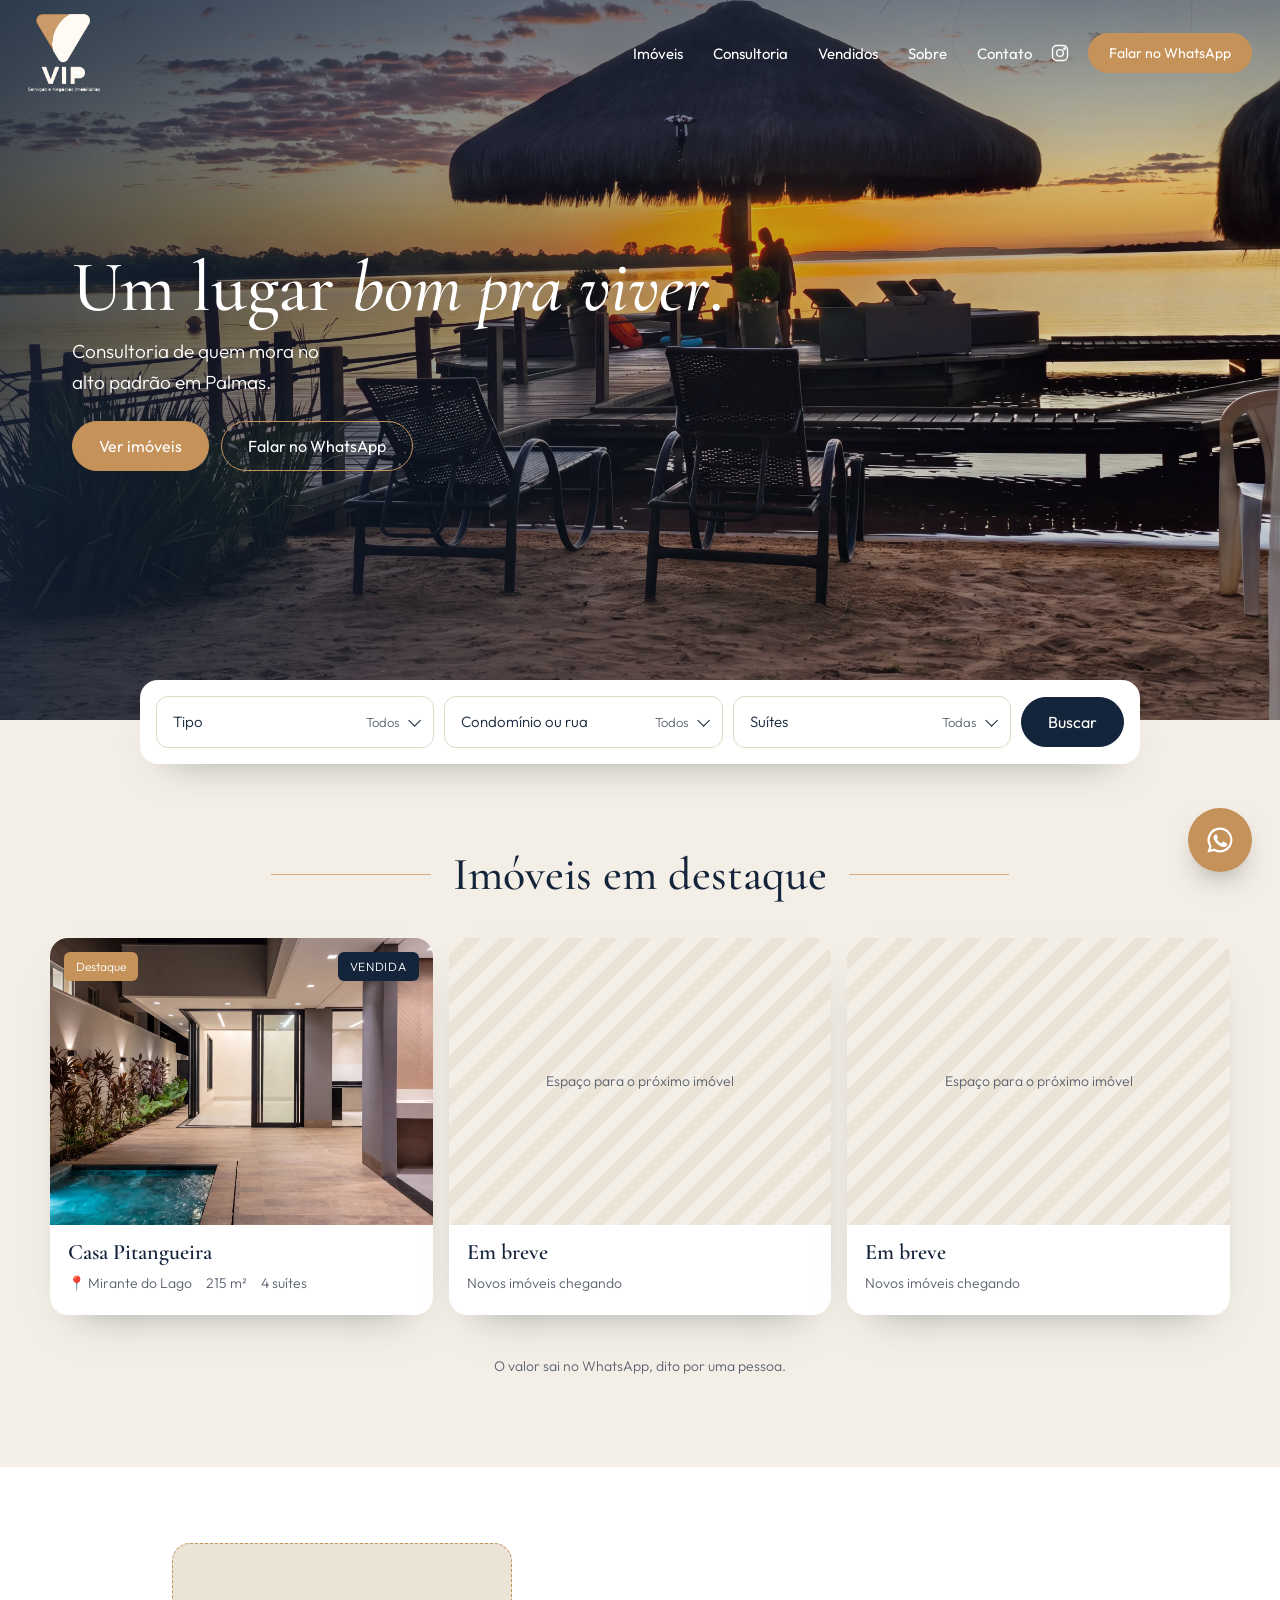
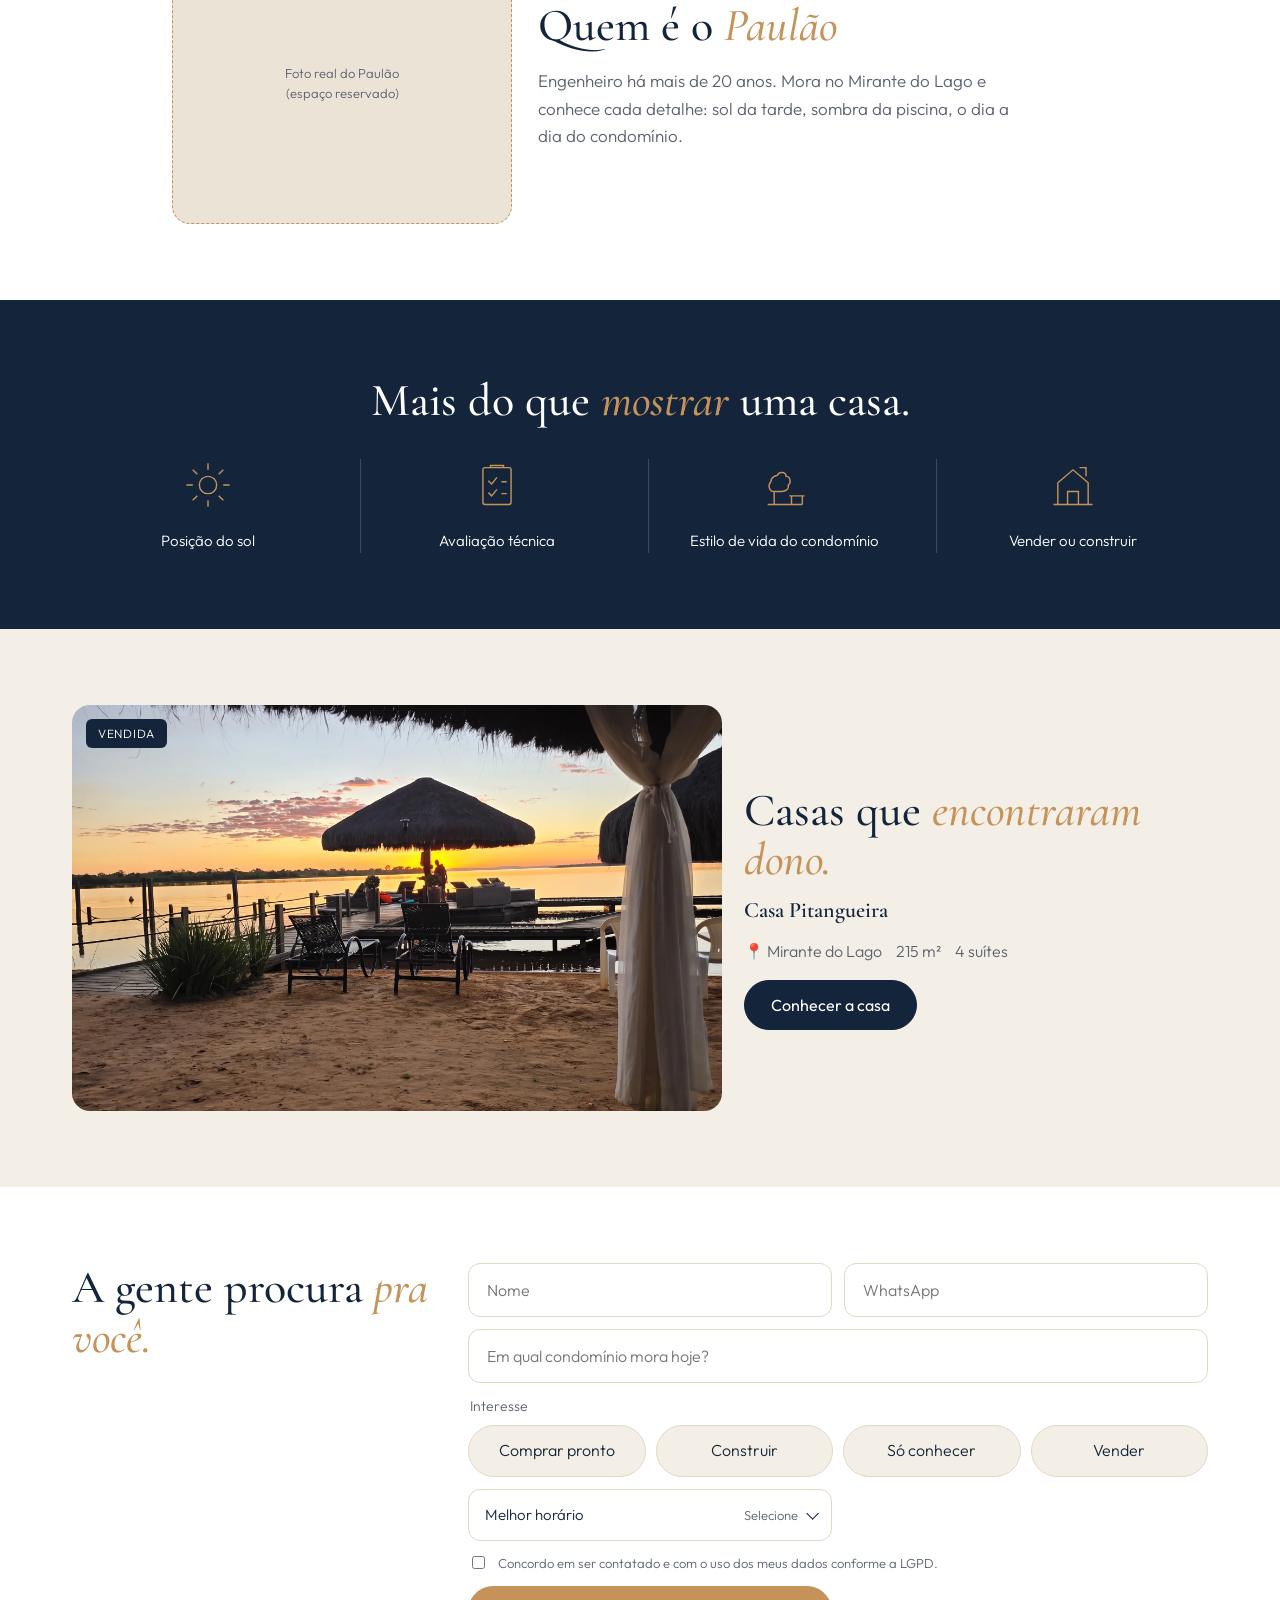
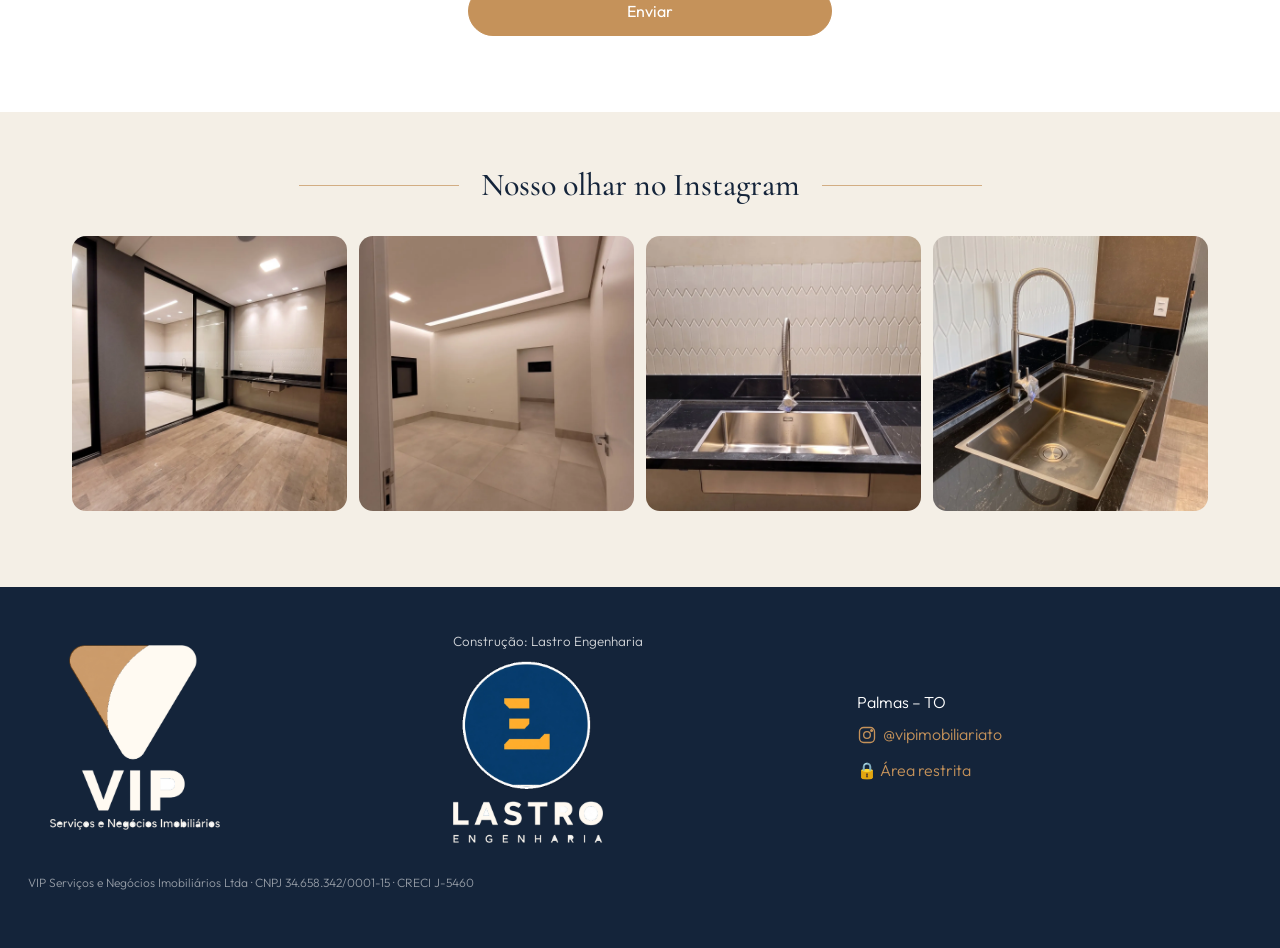
<file: index.html>
<!doctype html><html lang="pt-BR"><head><meta charset="utf-8"><meta name="viewport" content="width=device-width,initial-scale=1"><title>Um lugar bom pra viver · VIP Imóveis · Palmas – TO</title><link rel="icon" type="image/png" href="img/favicon.png">
<link rel="stylesheet" href="css/site.css"><script src="js/config.js"></script><script src="js/tracking.js"></script><script src="js/lead-adapter.js"></script><script src="js/common.js"></script></head><body data-pagina="a VIP Imóveis" class="home">
<section class="hero" style="padding:0"><img class="poster" src="img/v6-f9-upscale.webp" alt="Pôr do sol no píer do lago, Mirante do Lago">
<video autoplay muted loop playsinline preload="metadata" poster="img/v6-f9-upscale.webp" aria-hidden="true"><source src="img/video/hero-9x16.mp4" type="video/mp4" media="(max-width:959px)"><source src="img/video/hero-16x9.mp4" type="video/mp4"></video>
<div class="hero-in"><h1 class="rv">Um lugar <em>bom pra viver</em>.</h1><p class="sub rv">Consultoria de quem mora no alto padrão em Palmas.</p><div class="btns rv"><a class="btn" href="imoveis.html">Ver imóveis</a><a class="btn out" href="#" data-wpp>Falar no WhatsApp</a></div></div>
<form class="busca rv" action="imoveis.html"><h3>Buscar imóveis</h3><span data-dd="tipo','Tipo',OPT.tipo"></span><span data-dd="local','Condomínio ou rua',OPT.local"></span><span data-dd="suites','Suítes',OPT.suites"></span><button class="btn navy">Buscar</button></form></section>
<section class="band-sand"><div class="sec-title rule rv"><h2>Imóveis em destaque</h2></div><div class="carousel wide" data-carousel><div class="track" id="dest" data-stagger></div><div class="dots"></div></div><p class="nota rv">O valor sai no WhatsApp, dito por uma pessoa.</p></section>
<section class="band-white"><div class="wrap paulao" data-stagger><div class="ph-pessoa rv">Foto real do Paulão<br>(espaço reservado)</div><div><h2 class="rv">Quem é o <em>Paulão</em></h2><p class="rv">Engenheiro há mais de 20 anos. Mora no Mirante do Lago e conhece cada detalhe: sol da tarde, sombra da piscina, o dia a dia do condomínio.</p></div></div></section>
<section class="band-navy"><div class="wrap"><div class="sec-title rv"><h2>Mais do que <em>mostrar</em> uma casa.</h2></div><div class="icons" data-stagger><div class="rv"><svg viewBox="0 0 48 48"><circle cx="24" cy="24" r="8"/><path d="M24 4v6M24 38v6M4 24h6M38 24h6M9.9 9.9l4.2 4.2M33.9 33.9l4.2 4.2M9.9 38.1l4.2-4.2M33.9 14.1l4.2-4.2"/></svg><p>Posição do sol</p></div><div class="rv"><svg viewBox="0 0 48 48"><rect x="11" y="8" width="26" height="34" rx="2"/><path d="M18 8v-2h12v2M16 20l3 3 5-6M16 31l3 3 5-6M28 21h5M28 32h5"/></svg><p>Avaliação técnica</p></div><div class="rv"><svg viewBox="0 0 48 48"><path d="M8 42h32M14 42V30M14 30c-5 0-6-6-3-9 0-5 6-6 6-6 2-4 8-3 8 1 4 0 5 6 2 8 1 4-3 6-6 6h-7zM30 42V34h10v8M28 34h14"/></svg><p>Estilo de vida do condomínio</p></div><div class="rv"><svg viewBox="0 0 48 48"><path d="M6 42h36M10 42V22L24 10l14 12v20M19 42V30h10v12M30 8h6v8"/></svg><p>Vender ou construir</p></div></div></div></section>
<section class="band-sand" id="vendidos"><div class="wrap vendido" data-stagger><a class="foto rv" href="casa-pitangueira.html"><span class="selo vend" style="left:14px;right:auto">VENDIDA</span><img src="img/v5-f10-upscale.webp" alt="Casa Pitangueira, píer do condomínio" loading="lazy"></a><div><h2 class="rv">Casas que <em>encontraram dono.</em></h2><h3 class="rv">Casa Pitangueira</h3><p class="meta rv"><span>📍 Mirante do Lago</span><span>215 m²</span><span>4 suítes</span></p><a class="btn navy rv" href="casa-pitangueira.html">Conhecer a casa</a></div></div></section>
<section class="band-white" id="contato"><div class="wrap form-grid"><h2 class="rv">A gente procura <em>pra você.</em></h2><div class="rv" id="fw"></div></div></section>
<section class="band-sand" style="padding-top:56px"><div class="sec-title rule rv"><h2 style="font-size:32px">Nosso olhar no Instagram</h2></div><div class="ig-strip" data-stagger><a class="rv" href="https://instagram.com/vipimobiliariato" target="_blank"><img src="img/v7-f2-1x1.webp" alt="" loading="lazy"></a><a class="rv" href="https://instagram.com/vipimobiliariato" target="_blank"><img src="img/v7-f3-1x1.webp" alt="" loading="lazy"></a><a class="rv" href="https://instagram.com/vipimobiliariato" target="_blank"><img src="img/v7-f7-1x1.webp" alt="" loading="lazy"></a><a class="rv" href="https://instagram.com/vipimobiliariato" target="_blank"><img src="img/v7-f11-1x1.webp" alt="" loading="lazy"></a></div></section>
<script>fw.innerHTML=formHTML("");getImoveis().then(l=>{dest.innerHTML=l.filter(i=>i.destaque).map(i=>cardHTML(i,i.id==='casa-pitangueira'?'img/v4-f6-16x9.webp':null)).join('')+vagaCard()+vagaCard();carousels();reveal()})</script></body></html>
</file>
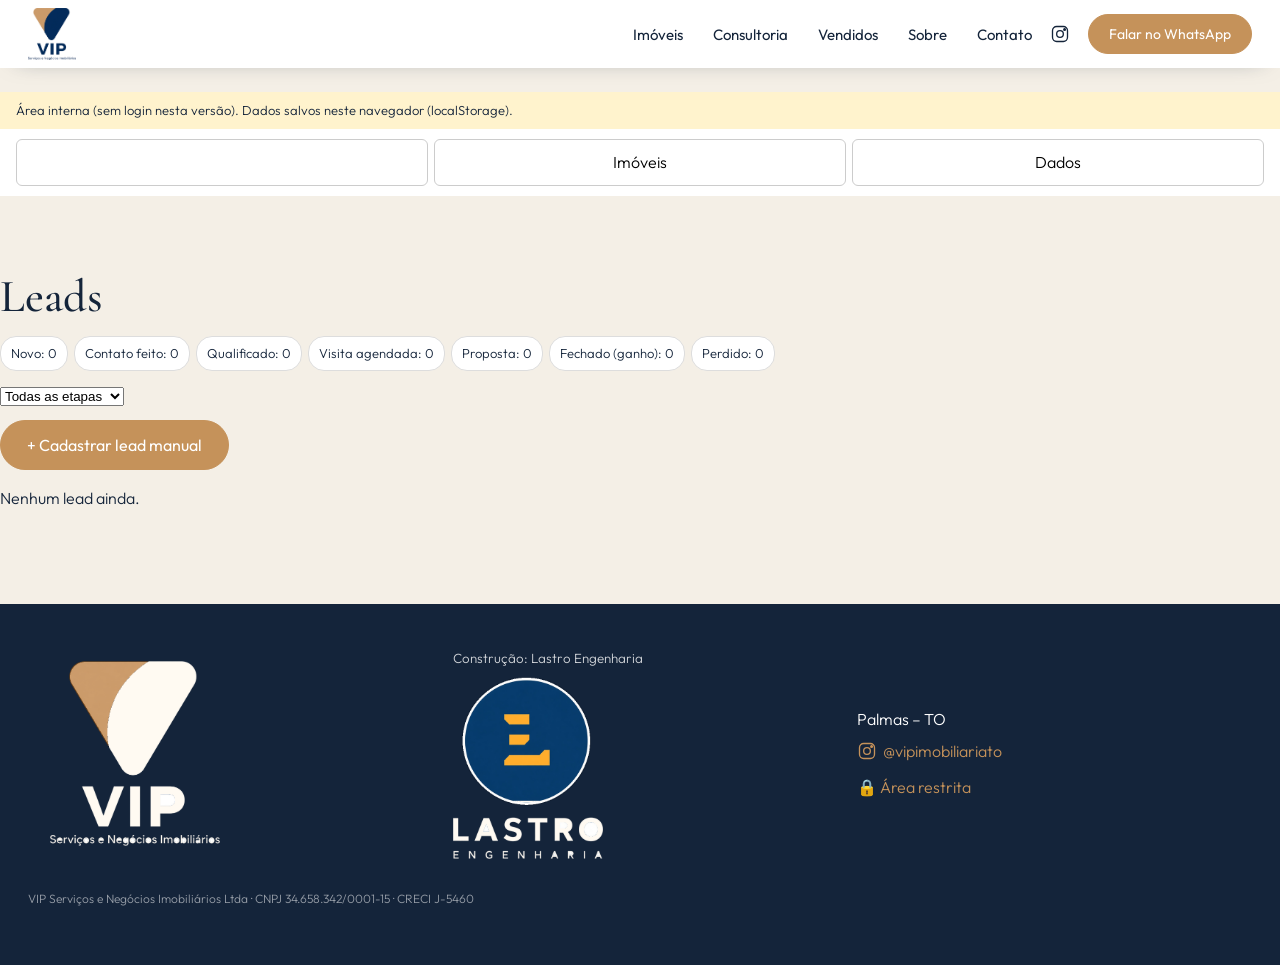
<file: admin/index.html>
<!doctype html><html lang="pt-BR"><head><meta charset="utf-8"><meta name="viewport" content="width=device-width,initial-scale=1"><title>Admin · VIP</title><link rel="icon" type="image/png" href="../img/favicon.png"><meta name="robots" content="noindex">
<link rel="stylesheet" href="../css/site.css"><script src="../js/common.js"></script>
<style>.tabs{display:flex;gap:6px;padding:10px 16px;background:#fff;position:sticky;top:70px;z-index:5}.tabs button{flex:1;padding:10px;border:1px solid #ccc;background:#fff;border-radius:6px}.tabs .on{background:var(--grafite);color:#fff}
.funil{display:flex;gap:6px;overflow-x:auto;margin-bottom:12px}.funil span{flex:none;background:#fff;padding:6px 10px;border-radius:16px;font-size:13px;border:1px solid #ddd}
.lead{background:#fff;border-radius:8px;padding:12px;margin-bottom:10px}.pago{background:#C9A227;color:#111;font-size:11px;padding:2px 6px;border-radius:4px;font-weight:700}
.row{display:grid;grid-template-columns:1fr 1fr;gap:8px}.wpp{display:none}.aviso{background:#fff3cd;padding:8px 16px;font-size:13px}</style></head><body style="padding-top:92px">
<div class="aviso">Área interna (sem login nesta versão). Dados salvos neste navegador (localStorage).</div>
<div class="tabs"><button class="on" data-t="leads">Leads / CRM</button><button data-t="imoveis">Imóveis</button><button data-t="dados">Dados</button></div>
<section id="leads"><h2>Leads</h2><div class="funil" id="funil"></div>
<select id="fEtapa"><option value="">Todas as etapas</option></select>
<details style="margin:12px 0"><summary class="btn dark">+ Cadastrar lead manual</summary>
<form id="manual" style="margin-top:12px"><input name="nome" placeholder="Nome" required><input name="telefone" placeholder="Telefone/WhatsApp"><input name="email" placeholder="E-mail">
<select name="canal_entrada"><option value="whatsapp">WhatsApp direto</option><option value="telefone">Ligação</option><option value="indicacao">Indicação</option><option value="corretor">Corretor parceiro</option><option value="presencial">Presencial</option></select>
<select name="interesse"><option>Comprar pronto</option><option>Construir</option><option>Só conhecer</option><option>Vender meu imóvel</option><option>Consultoria / avaliação técnica</option><option>Manutenção da minha casa</option></select><textarea name="mensagem" placeholder="Mensagem / observações"></textarea><div id="match" class="meta"></div><button class="btn">Salvar lead</button></form></details>
<div id="lista"></div></section>
<section id="imoveis" hidden><h2>Imóveis</h2><form id="fi"><input type="hidden" name="id"><input name="titulo" placeholder="Título" required>
<div class="row"><select name="tipo"><option>Casa</option><option>Sobrado</option><option>Apartamento</option><option>Lote</option></select><select name="local"><option value="condominio">Condomínio</option><option value="rua">Rua</option></select></div>
<input name="condominio" placeholder="Condomínio (ex.: Mirante do Lago)">
<div class="row"><input name="area_averbada" type="number" step="0.1" placeholder="m² averbados"><input name="area_construida" type="number" step="0.1" placeholder="m² construídos"><input name="lote" type="number" step="0.1" placeholder="Lote m²"><input name="suites" type="number" placeholder="Suítes"><input name="quartos" type="number" placeholder="Quartos"><input name="vagas" type="number" placeholder="Vagas"></div>
<select name="status"><option value="disponivel">Disponível</option><option value="reservado">Reservado</option><option value="vendido">Vendido</option></select>
<label><input type="checkbox" name="destaque" style="width:auto"> Selo Destaque</label> <span class="meta">(status Vendido = selo VENDIDA)</span><label><input type="checkbox" name="premium" style="width:auto"> Modelo Premium (igual Casa Pitangueira); desmarcado = Padrão</label>
<textarea name="fotos" placeholder="Fotos: um caminho/URL por linha (ex.: img/v7-f2-1x1.webp)"></textarea><textarea name="descricao" rows="4" placeholder="Descrição (sem preço)"></textarea>
<p class="meta">Não há campo de preço: o site não mostra valores.</p><button class="btn">Salvar imóvel</button> <button type="button" class="btn out" style="color:#111;border-color:#111" onclick="fi.reset();fi.id.value=''">Novo</button></form><div id="li" style="margin-top:16px"></div></section>
<section id="dados" hidden><h2>Exportar / importar</h2><p>Leads e imóveis em JSON (backup ou envio para a API <code>/api/leads</code>).</p>
<button class="btn dark" onclick="exp()">Exportar JSON</button><p><label>Importar JSON <input type="file" id="imp" accept=".json"></label></p>
<p class="meta">Visitas importadas (com telefone/e-mail): <span id="nv"></span></p><button class="btn out" style="color:#111;border-color:#111" onclick="if(confirm('Restaurar imóveis do data/imoveis.json?')){localStorage.removeItem('vip_imoveis');location.reload()}">Recarregar imóveis do JSON</button></section>
<script>
const ETAPAS=['Novo','Contato feito','Qualificado','Visita agendada','Proposta','Fechado (ganho)','Perdido'];
document.querySelectorAll('.tabs button').forEach(b=>b.onclick=()=>{document.querySelectorAll('.tabs button').forEach(x=>x.classList.toggle('on',x===b));['leads','imoveis','dados'].forEach(id=>document.getElementById(id).hidden=id!==b.dataset.t)});
fEtapa.innerHTML+=ETAPAS.map(e=>`<option>${e}</option>`).join('');fEtapa.onchange=renderLeads;
const origTxt=o=>{const p=o?.paid,f=o?.first||{};const s=p||f;return (o?.veio_de_publicidade||p?'<span class="pago">ANÚNCIO</span> ':'')+[s.utm_source,s.utm_medium,s.utm_campaign].filter(Boolean).join(' / ')+(s.gclid?' gclid':'')+(s.fbclid?' fbclid':'')||'direto/orgânico'};
function renderLeads(){const L=getLeads();funil.innerHTML=ETAPAS.map(e=>`<span>${e}: ${L.filter(l=>l.etapa===e).length}</span>`).join('');
 lista.innerHTML=L.filter(l=>!fEtapa.value||l.etapa===fEtapa.value).sort((a,b)=>b.criado.localeCompare(a.criado)).map(l=>`<div class="lead"><b>${l.nome}</b> <span class="meta">${l.telefone||''} ${l.email||''}</span><br><span class="meta">${l.interesse||''} ${l.imovel?'· '+l.imovel:''} · ${l.via||l.canal_entrada||''}</span><br>${l.mensagem?`<div style="background:#f6f3ec;padding:6px;border-radius:4px;margin:4px 0">💬 ${l.mensagem.replace(/</g,'&lt;')}</div>`:''}Origem: ${origTxt(l.origem)}<br>
 <select onchange="mudaEtapa('${l.id}',this.value)">${ETAPAS.map(e=>`<option ${e===l.etapa?'selected':''}>${e}</option>`).join('')}</select>
 <details><summary class="meta">Histórico (${l.historico.length})</summary>${l.historico.map(h=>`<div class="meta">${new Date(h.ts).toLocaleString('pt-BR')} – ${h.txt}</div>`).join('')}<input placeholder="Anotar follow-up e Enter" onkeydown="if(event.key==='Enter'){nota('${l.id}',this.value)}"></details></div>`).join('')||'<p class="meta">Nenhum lead ainda.</p>'}
function mudaEtapa(id,e){const L=getLeads(),l=L.find(x=>x.id===id);l.historico.push({ts:new Date().toISOString(),txt:'Etapa: '+l.etapa+' → '+e});l.etapa=e;setLeads(L);renderLeads()}
function nota(id,t){const L=getLeads();L.find(x=>x.id===id).historico.push({ts:new Date().toISOString(),txt:t});setLeads(L);renderLeads()}
// Casamento por telefone/e-mail com leads e visitas anteriores (ligação da origem)
function acharOrigem(tel,mail){tel=normTel(tel);mail=normMail(mail);
 const l=getLeads().find(x=>(tel&&normTel(x.telefone)===tel)||(mail&&normMail(x.email)===mail));
 if(l)return {lead:l,origem:l.origem};
 // visitas com identificador (ex.: tracking.js registrando telefone/e-mail digitado, ou importadas)
 const v=LS.get('vip_visits',[]).find(x=>(tel&&normTel(x.telefone)===tel)||(mail&&normMail(x.email)===mail));
 return v?{origem:{vid:v.vid,first:v,paid:isPaidTouch(v)?v:null,veio_de_publicidade:isPaidTouch(v)}}:null}
manual.oninput=()=>{const m=acharOrigem(manual.telefone.value,manual.email.value);match.innerHTML=m?('✔ Já conhecido'+(m.lead?' (lead '+m.lead.nome+')':'')+' – origem: '+origTxt(m.origem)+'. A origem será mantida.'):''};
manual.onsubmit=e=>{e.preventDefault();const d=Object.fromEntries(new FormData(manual));d.via='manual: '+d.canal_entrada;d.site='vip';const m=acharOrigem(d.telefone,d.email);
 const org=m?.origem||{first:{canal:d.canal_entrada,ts:new Date().toISOString()},paid:null};upsertLead(d,org);manual.reset();match.innerHTML='';renderLeads()};
// Imóveis
async function renderIm(){const l=await getImoveis();li.innerHTML=l.map(i=>`<div class="lead"><b>${i.titulo}</b> <span class="meta">${i.status}${i.premium?' · premium':''}</span><br><button onclick="editar('${i.id}')">Editar</button> <a href="../${i.premium?'casa-pitangueira.html':'imovel.html?id='+i.id}" target="_blank">ver página</a> <button onclick="remover('${i.id}')">Remover</button></div>`).join('')}
async function editar(id){const i=(await getImoveis()).find(x=>x.id===id);for(const k in i){const el=fi.elements[k];if(!el)continue;if(el.type==='checkbox')el.checked=!!i[k];else el.value=k==='fotos'?i.fotos.join('\n'):i[k]}scrollTo(0,0)}
async function remover(id){if(!confirm('Remover?'))return;LS.set('vip_imoveis_v','2026-10-14b'),LS.set('vip_imoveis',(await getImoveis()).filter(x=>x.id!==id));renderIm()}
fi.onsubmit=async e=>{e.preventDefault();const d=Object.fromEntries(new FormData(fi));['area_averbada','area_construida','lote','suites','quartos','vagas'].forEach(k=>d[k]=d[k]?+d[k]:null);d.destaque=fi.destaque.checked;d.premium=fi.premium.checked;d.fotos=(d.fotos||'').split('\n').map(s=>s.trim()).filter(Boolean);
 d.id=d.id||d.titulo.toLowerCase().normalize('NFD').replace(/[^\w]+/g,'-').replace(/^-|-$/g,'');const l=await getImoveis(),ix=l.findIndex(x=>x.id===d.id);ix>=0?l[ix]=d:l.push(d);LS.set('vip_imoveis_v','2026-10-14b'),LS.set('vip_imoveis',l);fi.reset();fi.id.value='';renderIm()};
// Export/import
async function exp(){const b=new Blob([JSON.stringify({exportado:new Date().toISOString(),leads:getLeads(),imoveis:await getImoveis(),visitas:LS.get('vip_visits',[])},null,2)],{type:'application/json'});const a=document.createElement('a');a.href=URL.createObjectURL(b);a.download='vip-dados.json';a.click()}
imp.onchange=async()=>{const j=JSON.parse(await imp.files[0].text());if(j.imoveis)LS.set('vip_imoveis_v','2026-10-14b'),LS.set('vip_imoveis',j.imoveis);(j.leads||[]).forEach(x=>{if(!x.historico){leadFromContract(x);return}const L=getLeads();const e=L.find(y=>y.id===x.id||(x.telefone&&normTel(y.telefone)===normTel(x.telefone)));if(e){e.origem=mergeOrigem(e.origem,x.origem);e.historico=[...e.historico,...(x.historico||[])];setLeads(L)}else{L.push(x);setLeads(L)}});if(j.visitas)LS.set('vip_visits',[...LS.get('vip_visits',[]),...j.visitas]);alert('Importado');renderLeads();renderIm()};
nv.textContent=LS.get('vip_visits',[]).length;renderLeads();renderIm();
</script></body></html>
</file>
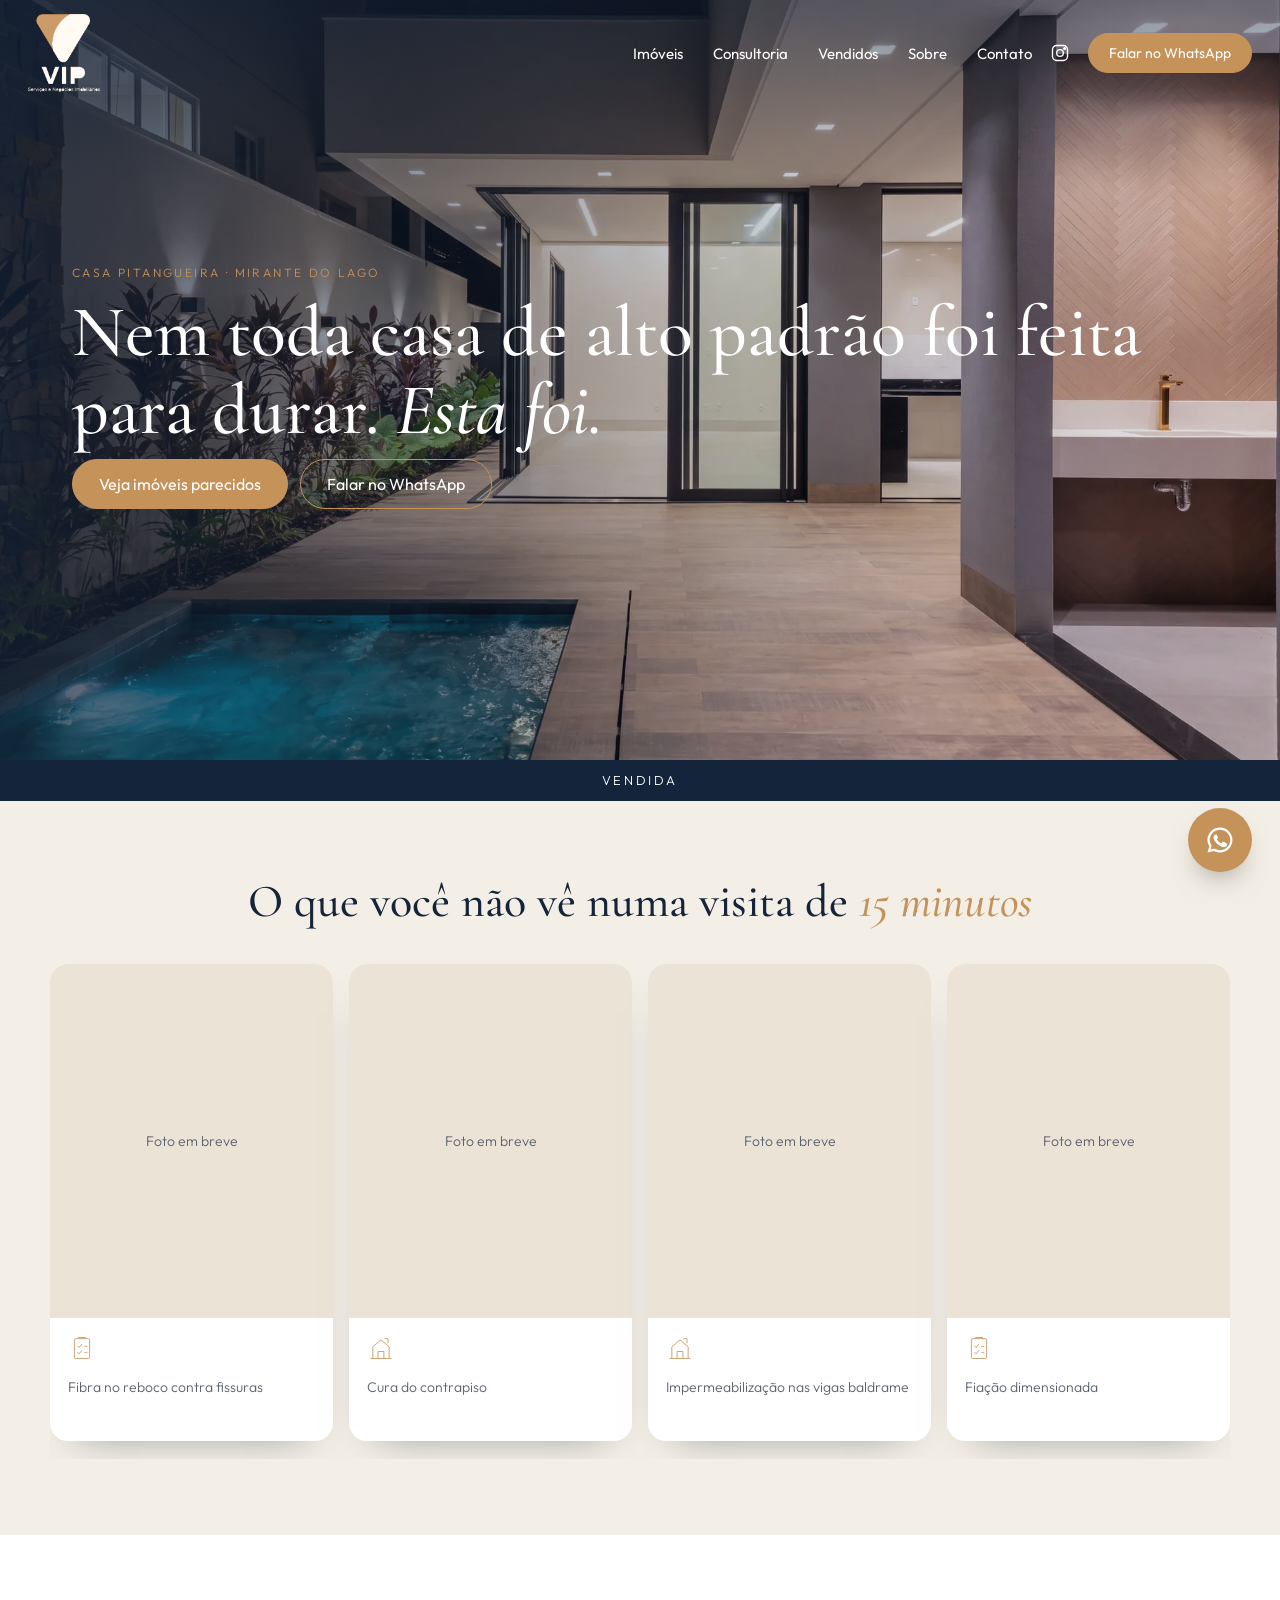
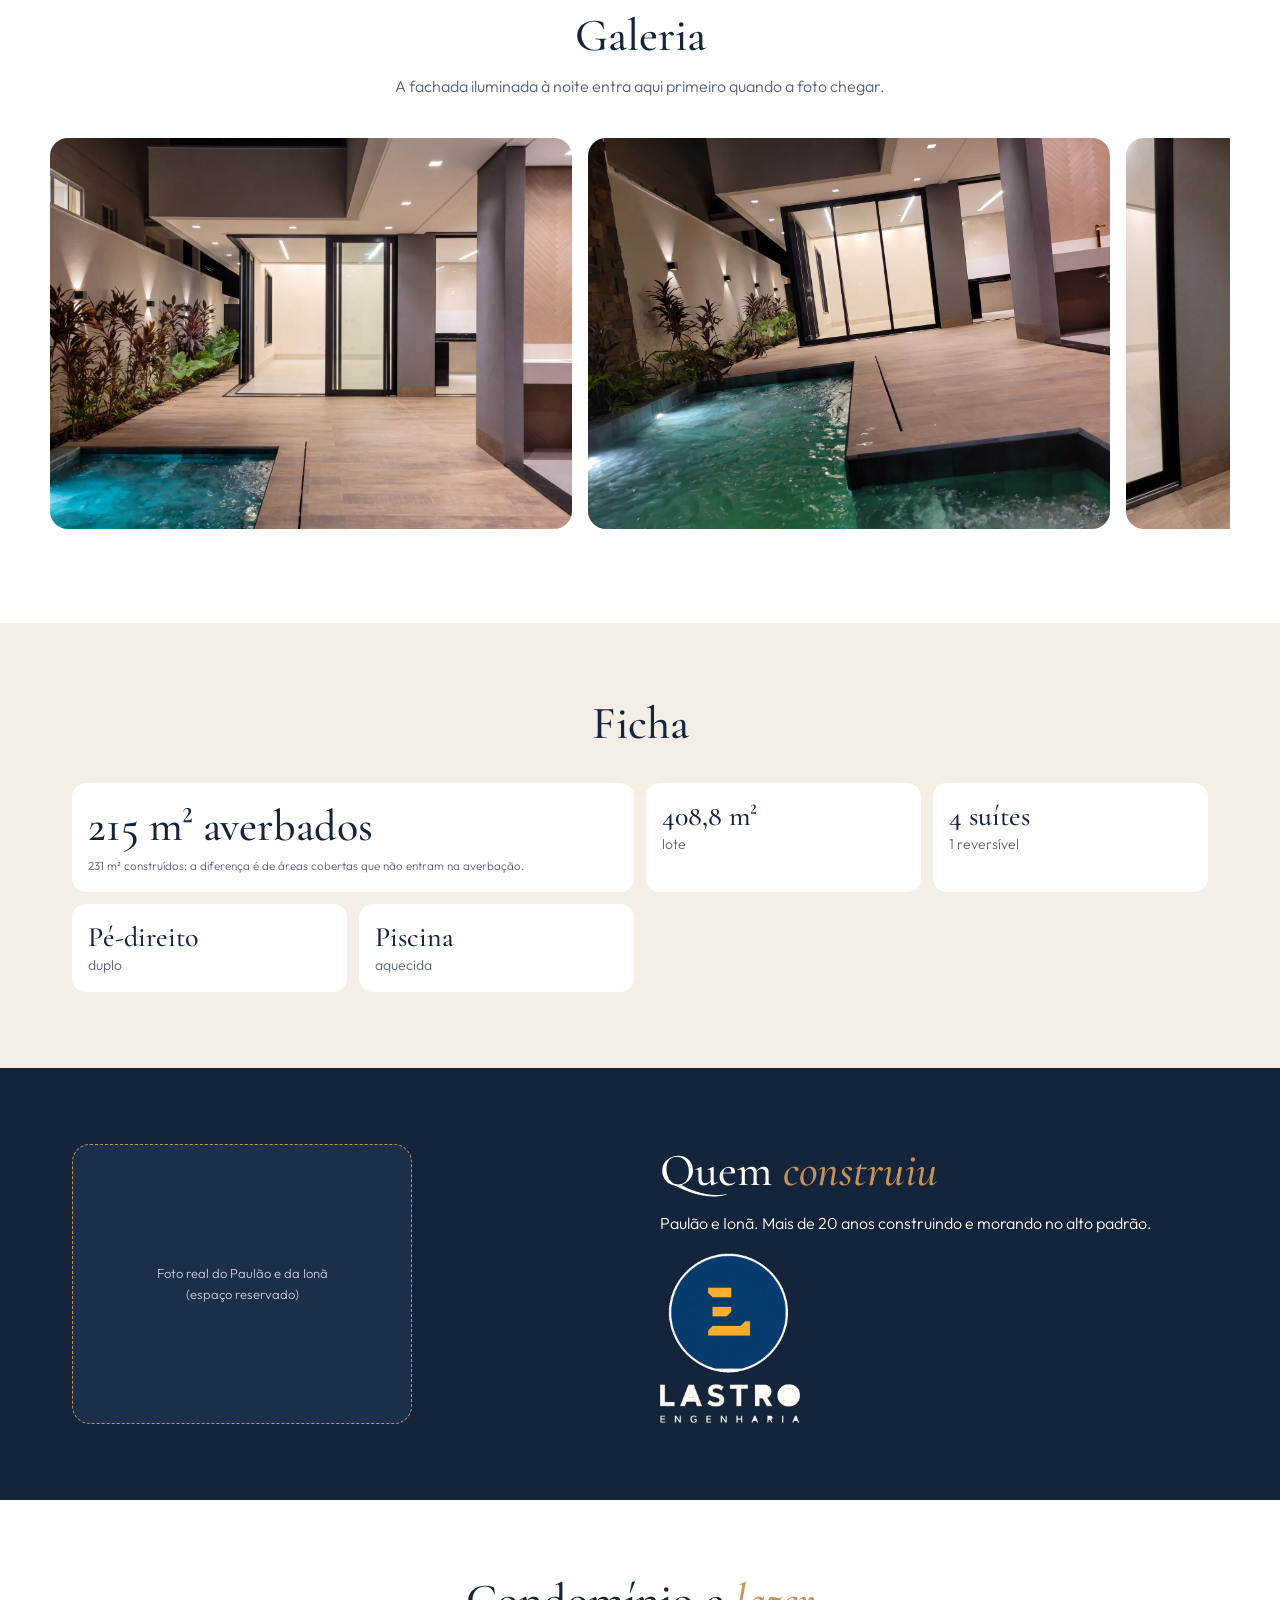
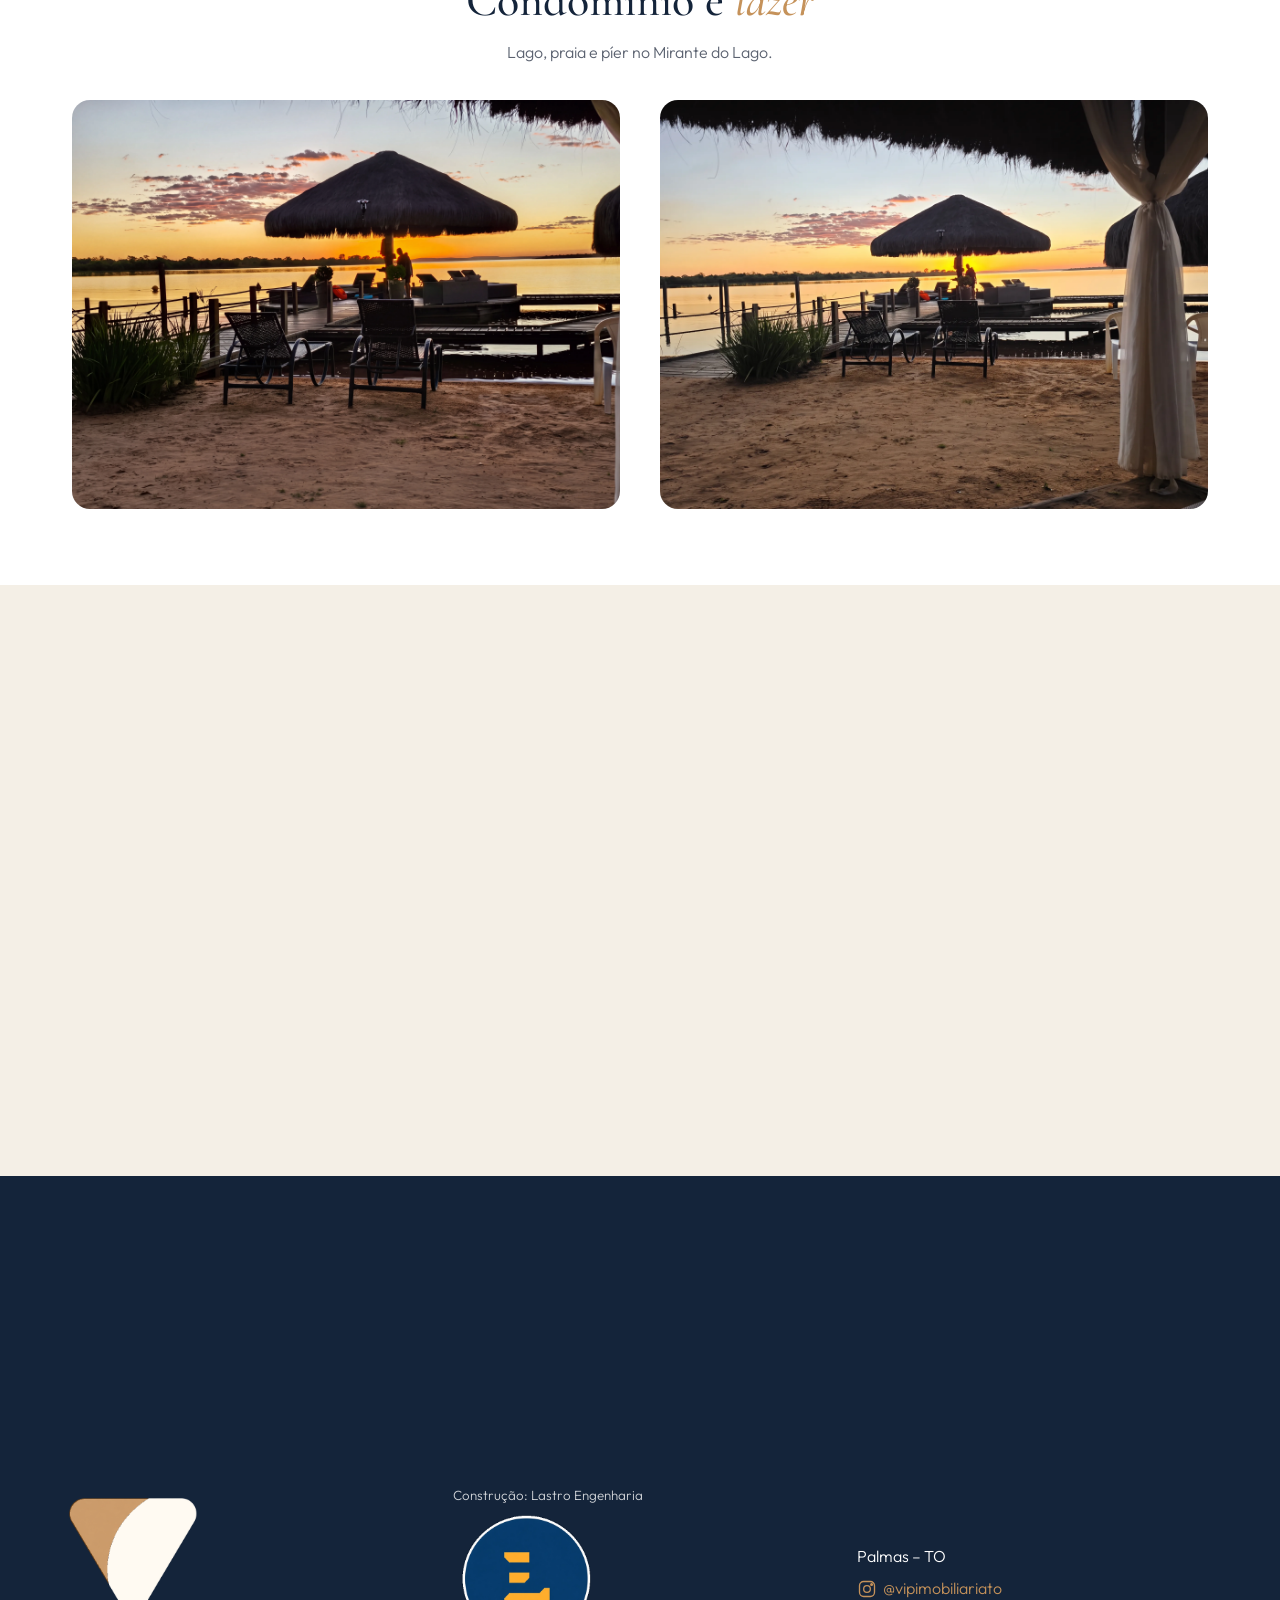
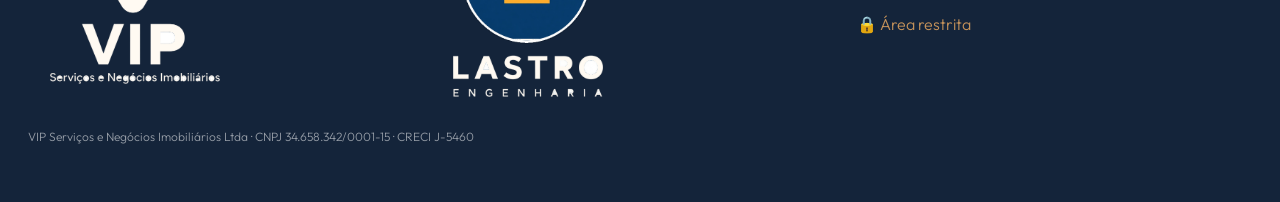
<file: casa-pitangueira.html>
<!doctype html><html lang="pt-BR"><head><meta charset="utf-8"><meta name="viewport" content="width=device-width,initial-scale=1"><title>Casa Pitangueira – VENDIDA · VIP Imóveis · Palmas – TO</title><link rel="icon" type="image/png" href="img/favicon.png">
<link rel="stylesheet" href="css/site.css"><script src="js/config.js"></script><script src="js/tracking.js"></script><script src="js/lead-adapter.js"></script><script src="js/common.js"></script></head><body data-pagina="a Casa Pitangueira" class="">
<section class="hero" style="padding:0;min-height:min(88svh,760px)"><img class="poster" src="img/v4-f6-16x9.webp" alt="Casa Pitangueira: piscina e área gourmet à noite"><div class="hero-in"><p class="rv" style="letter-spacing:.2em;font-size:12px;color:var(--bronze)">CASA PITANGUEIRA · MIRANTE DO LAGO</p><h1 class="rv">Nem toda casa de alto padrão foi feita para durar. <em>Esta foi.</em></h1><div class="btns rv"><a class="btn" href="imoveis.html">Veja imóveis parecidos</a><a class="btn out" href="#" data-wpp>Falar no WhatsApp</a></div></div></section>
<div class="vendida-faixa">VENDIDA</div>
<section class="band-sand"><div class="sec-title rv wrap"><h2>O que você não vê numa visita de <em>15 minutos</em></h2></div><div class="carousel wide cards-tec" data-carousel><div class="track" data-stagger><div class="card rv"><div class="ph"><span>Foto em breve</span></div><div class="info"><svg class="ic-sm" viewBox="0 0 48 48"><rect x="11" y="8" width="26" height="34" rx="2"/><path d="M18 8v-2h12v2M16 20l3 3 5-6M16 31l3 3 5-6M28 21h5M28 32h5"/></svg><p>Fibra no reboco contra fissuras</p></div></div><div class="card rv"><div class="ph"><span>Foto em breve</span></div><div class="info"><svg class="ic-sm" viewBox="0 0 48 48"><path d="M6 42h36M10 42V22L24 10l14 12v20M19 42V30h10v12M30 8h6v8"/></svg><p>Cura do contrapiso</p></div></div><div class="card rv"><div class="ph"><span>Foto em breve</span></div><div class="info"><svg class="ic-sm" viewBox="0 0 48 48"><path d="M6 42h36M10 42V22L24 10l14 12v20M19 42V30h10v12M30 8h6v8"/></svg><p>Impermeabilização nas vigas baldrame</p></div></div><div class="card rv"><div class="ph"><span>Foto em breve</span></div><div class="info"><svg class="ic-sm" viewBox="0 0 48 48"><rect x="11" y="8" width="26" height="34" rx="2"/><path d="M18 8v-2h12v2M16 20l3 3 5-6M16 31l3 3 5-6M28 21h5M28 32h5"/></svg><p>Fiação dimensionada</p></div></div><div class="card rv"><div class="ph"><span>Foto em breve</span></div><div class="info"><svg class="ic-sm" viewBox="0 0 48 48"><circle cx="24" cy="24" r="8"/><path d="M24 4v6M24 38v6M4 24h6M38 24h6M9.9 9.9l4.2 4.2M33.9 33.9l4.2 4.2M9.9 38.1l4.2-4.2M33.9 14.1l4.2-4.2"/></svg><p>Boiler: banho quente sem gastar energia elétrica</p></div></div><div class="card rv"><div class="ph"><img src="img/v8-f4-shadows.webp" alt="Piscina de revestimento (não vinil) com 3 bombas (hidro, cascata e filtragem)" loading="lazy"></div><div class="info"><svg class="ic-sm" viewBox="0 0 48 48"><path d="M8 42h32M14 42V30M14 30c-5 0-6-6-3-9 0-5 6-6 6-6 2-4 8-3 8 1 4 0 5 6 2 8 1 4-3 6-6 6h-7zM30 42V34h10v8M28 34h14"/></svg><p>Piscina de revestimento (não vinil) com 3 bombas (hidro, cascata e filtragem)</p></div></div><div class="card rv"><div class="ph"><span>Foto em breve</span></div><div class="info"><svg class="ic-sm" viewBox="0 0 48 48"><path d="M6 42h36M10 42V22L24 10l14 12v20M19 42V30h10v12M30 8h6v8"/></svg><p>Persianas elétricas + tela mosquiteiro</p></div></div><div class="card rv"><div class="ph"><img src="img/v7-f7-1x1.webp" alt="Bancadas em quartzo" loading="lazy"></div><div class="info"><svg class="ic-sm" viewBox="0 0 48 48"><rect x="11" y="8" width="26" height="34" rx="2"/><path d="M18 8v-2h12v2M16 20l3 3 5-6M16 31l3 3 5-6M28 21h5M28 32h5"/></svg><p>Bancadas em quartzo</p></div></div><div class="card rv"><div class="ph"><span>Foto em breve</span></div><div class="info"><svg class="ic-sm" viewBox="0 0 48 48"><path d="M6 42h36M10 42V22L24 10l14 12v20M19 42V30h10v12M30 8h6v8"/></svg><p>Forro de madeira na fachada</p></div></div><div class="card rv"><div class="ph"><span>Foto em breve</span></div><div class="info"><svg class="ic-sm" viewBox="0 0 48 48"><circle cx="24" cy="24" r="8"/><path d="M24 4v6M24 38v6M4 24h6M38 24h6M9.9 9.9l4.2 4.2M33.9 33.9l4.2 4.2M9.9 38.1l4.2-4.2M33.9 14.1l4.2-4.2"/></svg><p>Área social na sombra à tarde</p></div></div><div class="card rv"><div class="ph"><span>Foto em breve</span></div><div class="info"><svg class="ic-sm" viewBox="0 0 48 48"><path d="M8 42h32M14 42V30M14 30c-5 0-6-6-3-9 0-5 6-6 6-6 2-4 8-3 8 1 4 0 5 6 2 8 1 4-3 6-6 6h-7zM30 42V34h10v8M28 34h14"/></svg><p>Poço semiartesiano</p></div></div></div><div class="dots"></div></div></section>
<section class="band-white"><div class="sec-title rv"><h2>Galeria</h2><p>A fachada iluminada à noite entra aqui primeiro quando a foto chegar.</p></div><div class="carousel gal wide" data-carousel><div class="track"><img src="img/v4-f6-16x9.webp" alt="Casa Pitangueira" loading="lazy"><img src="img/v3-f1-4x3.webp" alt="Casa Pitangueira" loading="lazy"><img src="img/v7-f2-1x1.webp" alt="Casa Pitangueira" loading="lazy"><img src="img/v7-f3-1x1.webp" alt="Casa Pitangueira" loading="lazy"><img src="img/v7-f5-1x1.webp" alt="Casa Pitangueira" loading="lazy"><img src="img/v7-f8-1x1.webp" alt="Casa Pitangueira" loading="lazy"></div><div class="dots"></div></div></section>
<section class="band-sand"><div class="wrap"><div class="sec-title rv"><h2>Ficha</h2></div><div class="ficha" data-stagger><div class="big rv"><b>215 m² averbados</b><small>231 m² construídos: a diferença é de áreas cobertas que não entram na averbação.</small></div><div class="rv"><b>408,8 m²</b>lote</div><div class="rv"><b>4 suítes</b>1 reversível</div><div class="rv"><b>Pé-direito</b>duplo</div><div class="rv"><b>Piscina</b>aquecida</div></div></div></section>
<section class="band-navy"><div class="wrap split"><div class="ph-pessoa rv" style="background:var(--navy-2);color:#ccd">Foto real do Paulão e da Ionã<br>(espaço reservado)</div><div><h2 class="rv">Quem <em>construiu</em></h2><p class="rv">Paulão e Ionã. Mais de 20 anos construindo e morando no alto padrão.</p><img class="rv" src="img/lastro-full-light.png" alt="Lastro Engenharia" style="width:140px;margin-top:10px"></div></div></section>
<section class="band-white"><div class="wrap"><div class="sec-title rv"><h2>Condomínio e <em>lazer</em></h2><p>Lago, praia e píer no Mirante do Lago.</p></div><div class="split" data-stagger><img class="rv" src="img/v6-f9-upscale.webp" alt="Pôr do sol no píer" style="border-radius:18px" loading="lazy"><img class="rv" src="img/v5-f10-upscale.webp" alt="Píer com quiosque" style="border-radius:18px" loading="lazy"></div></div></section>
<section class="band-sand"><div class="wrap form-grid"><div><h2 class="rv">Receber a ficha técnica / <em>manual da casa</em></h2><p class="rv" style="color:var(--ink-soft)">O Paulão recebe seu pedido e decide o que enviar.</p></div><div class="rv" id="fw"></div></div></section>
<section class="band-navy" style="text-align:center"><h2 class="rv">Veja imóveis <em>parecidos</em></h2><a class="btn rv" href="imoveis.html">Ver imóveis</a></section>
<script>fw.innerHTML=formHTML("casa-pitangueira","Quero receber");document.getElementById('leadForm').insertAdjacentHTML('afterbegin','<input type="hidden" name="mensagem" value="Pedido: ficha técnica / manual da casa (Paulão decide o que enviar)">')</script></body></html>
</file>
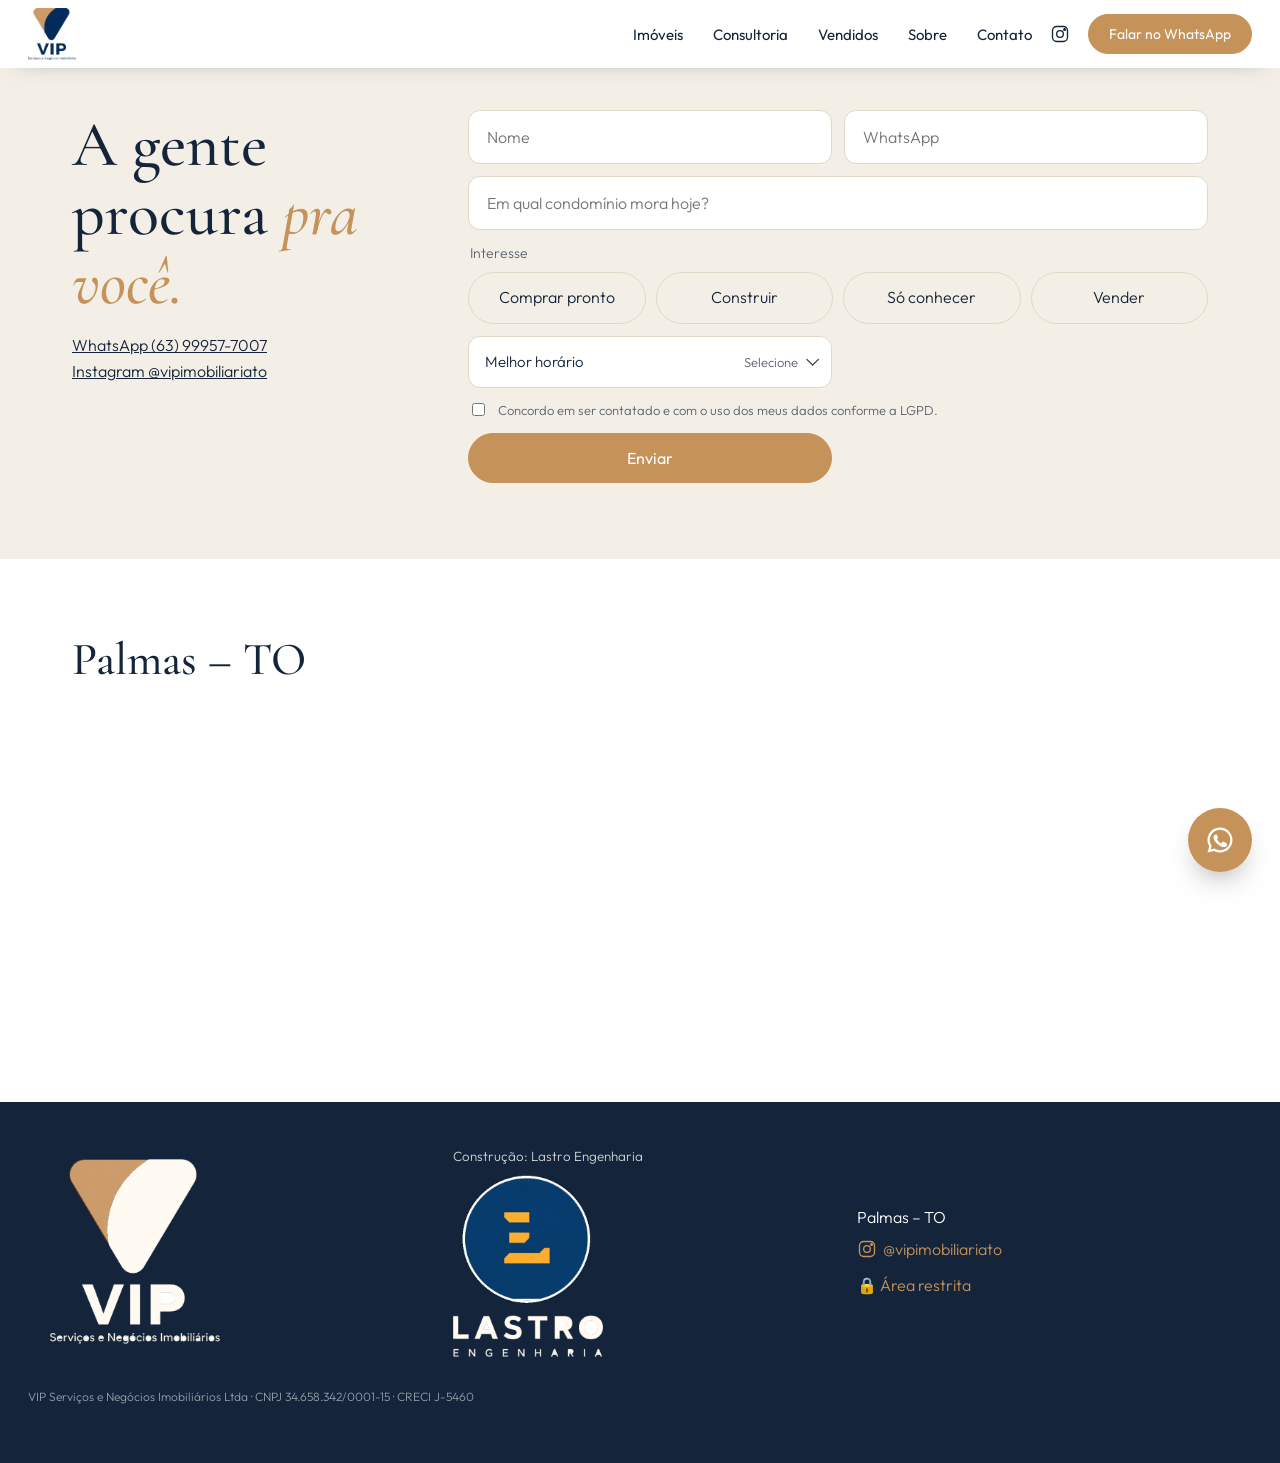
<file: contato.html>
<!doctype html><html lang="pt-BR"><head><meta charset="utf-8"><meta name="viewport" content="width=device-width,initial-scale=1"><title>Contato · VIP Imóveis · Palmas – TO</title><link rel="icon" type="image/png" href="img/favicon.png">
<link rel="stylesheet" href="css/site.css"><script src="js/config.js"></script><script src="js/tracking.js"></script><script src="js/lead-adapter.js"></script><script src="js/common.js"></script></head><body data-pagina="a VIP Imóveis" class=""><section class="band-sand page-top"><div class="wrap form-grid"><div><h1 class="rv">A gente procura <em>pra você.</em></h1><p class="rv"><a href="#" data-wpp>WhatsApp (63) 99957-7007</a><br><a href="https://instagram.com/vipimobiliariato" target="_blank">Instagram @vipimobiliariato</a></p></div><div class="rv" id="fw"></div></div></section>
<section class="band-white"><div class="wrap"><h2 class="rv">Palmas – TO</h2><iframe class="rv" title="Mapa de Palmas" src="https://www.google.com/maps?q=Palmas+TO&output=embed" style="width:100%;height:320px;border:0;border-radius:18px" loading="lazy"></iframe></div></section><script>fw.innerHTML=formHTML("")</script></body></html>
</file>
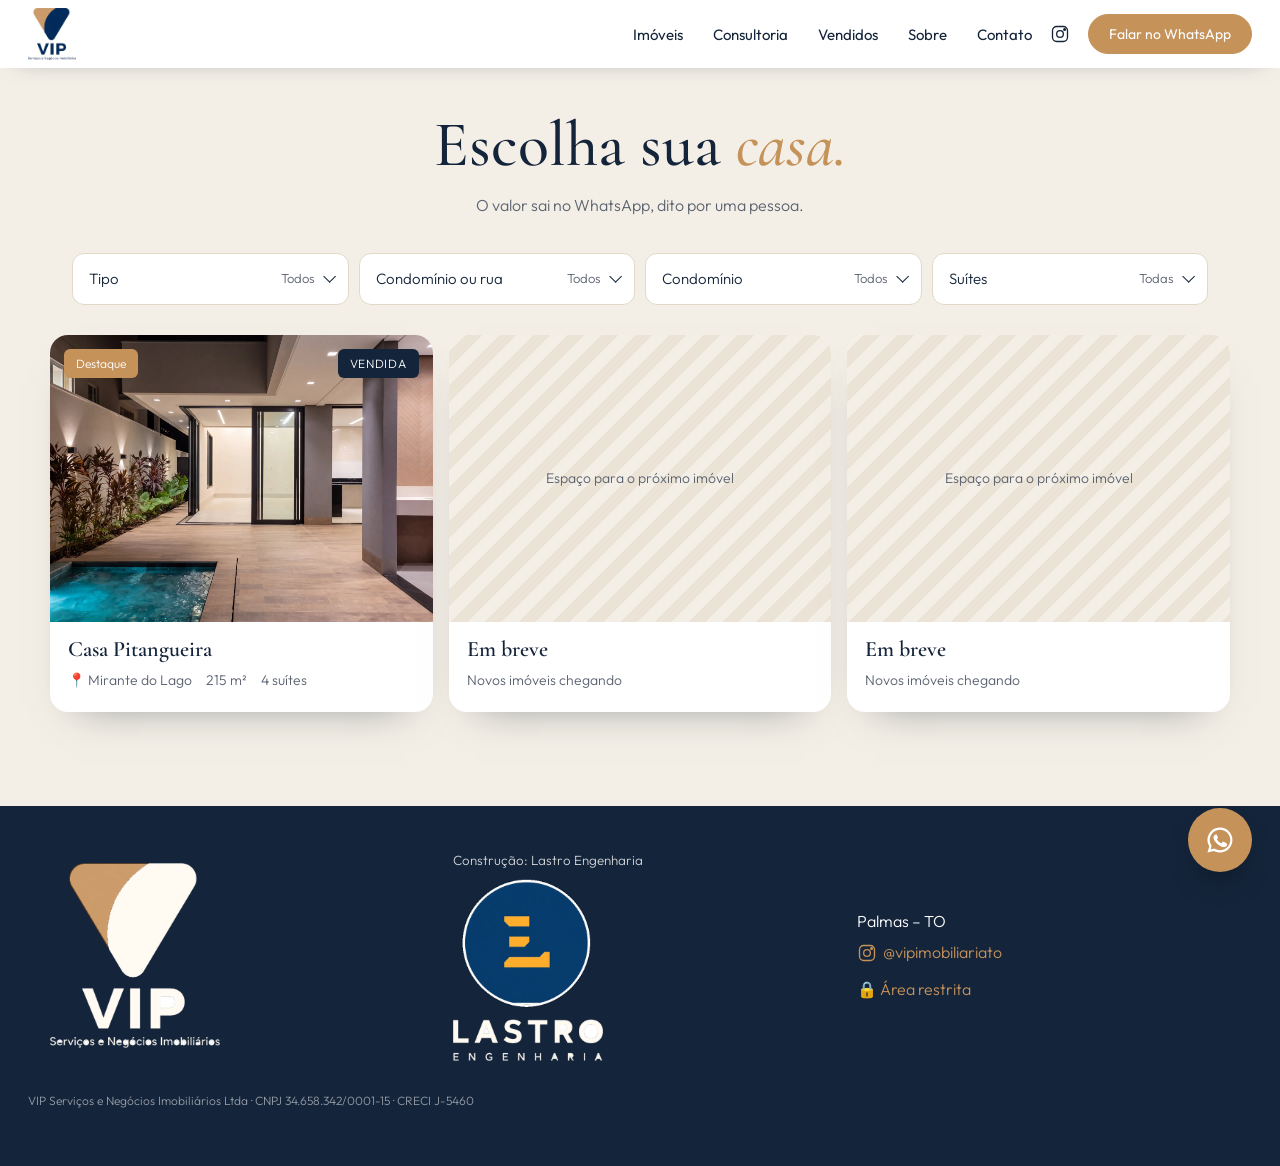
<file: imoveis.html>
<!doctype html><html lang="pt-BR"><head><meta charset="utf-8"><meta name="viewport" content="width=device-width,initial-scale=1"><title>Imóveis · VIP Imóveis · Palmas – TO</title><link rel="icon" type="image/png" href="img/favicon.png">
<link rel="stylesheet" href="css/site.css"><script src="js/config.js"></script><script src="js/tracking.js"></script><script src="js/lead-adapter.js"></script><script src="js/common.js"></script></head><body data-pagina="os imóveis da VIP" class=""><section class="band-sand page-top"><div class="wrap"><div class="sec-title rv"><h1>Escolha sua <em>casa.</em></h1><p>O valor sai no WhatsApp, dito por uma pessoa.</p></div>
<form class="filtros rv" id="f"><span data-dd="tipo','Tipo',OPT.tipo"></span><span data-dd="local','Condomínio ou rua',OPT.local"></span><span data-dd="condominio','Condomínio',OPT.condominio"></span><span data-dd="suites','Suítes',OPT.suites"></span></form></div><div class="carousel wide" data-carousel><div class="track" id="lista" data-stagger></div><div class="dots"></div></div></section>
<script>expandDD();const f=document.getElementById('f');new URLSearchParams(location.search).forEach((v,k)=>{const d=f.querySelector(`.dd[data-name=${k}]`);if(d){d.querySelector('input').value=v;const li=d.querySelector(`li[data-v="${v}"]`);if(li)d.querySelector('.dd-v').textContent=li.textContent}});
async function render(){const l=await getImoveis(),q=Object.fromEntries(new FormData(f));const r=l.filter(i=>(!q.tipo||i.tipo===q.tipo)&&(!q.local||i.local===q.local)&&(!q.condominio||i.condominio===q.condominio)&&(!q.suites||i.suites>=+q.suites));
lista.innerHTML=(r.map(i=>cardHTML(i)).join('')||'<p>Nenhum imóvel com esses filtros. Chama a gente no WhatsApp.</p>')+vagaCard()+vagaCard();carousels();reveal()}f.addEventListener('change',render);render()</script></body></html>
</file>
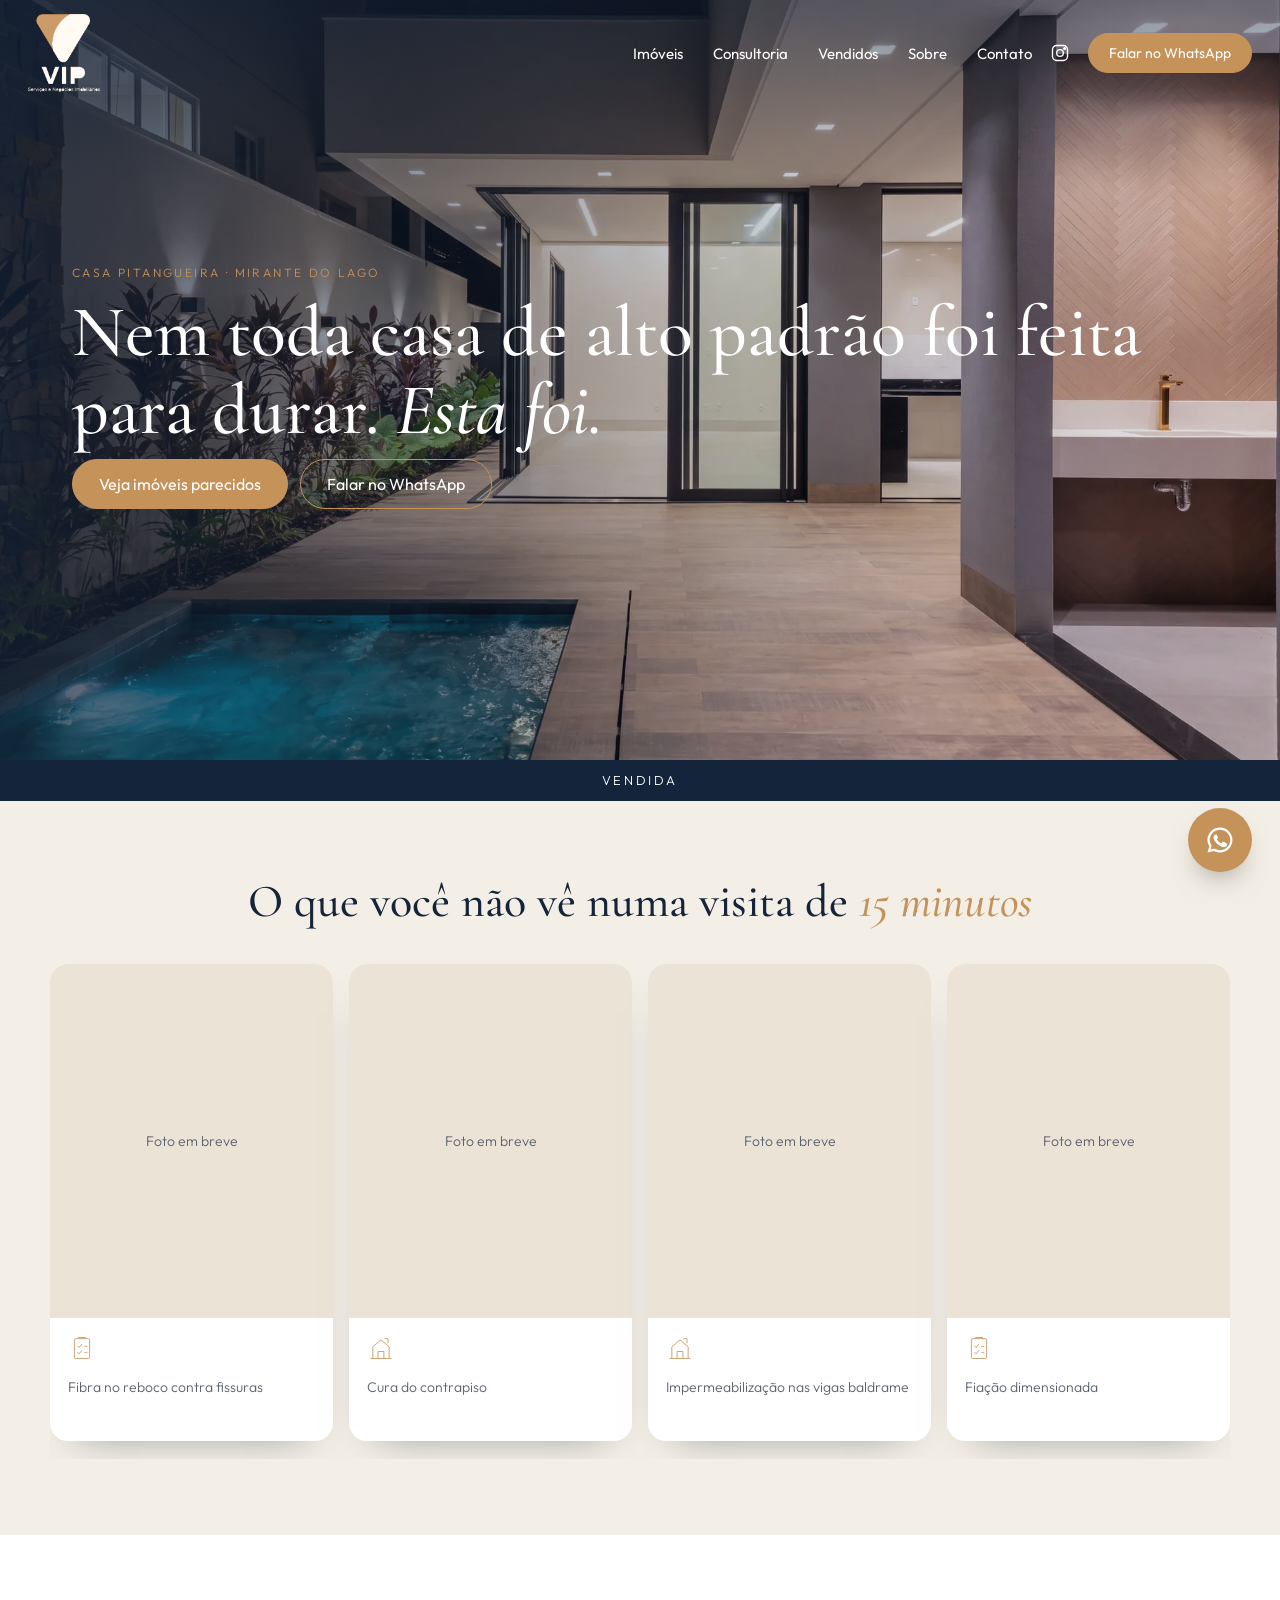
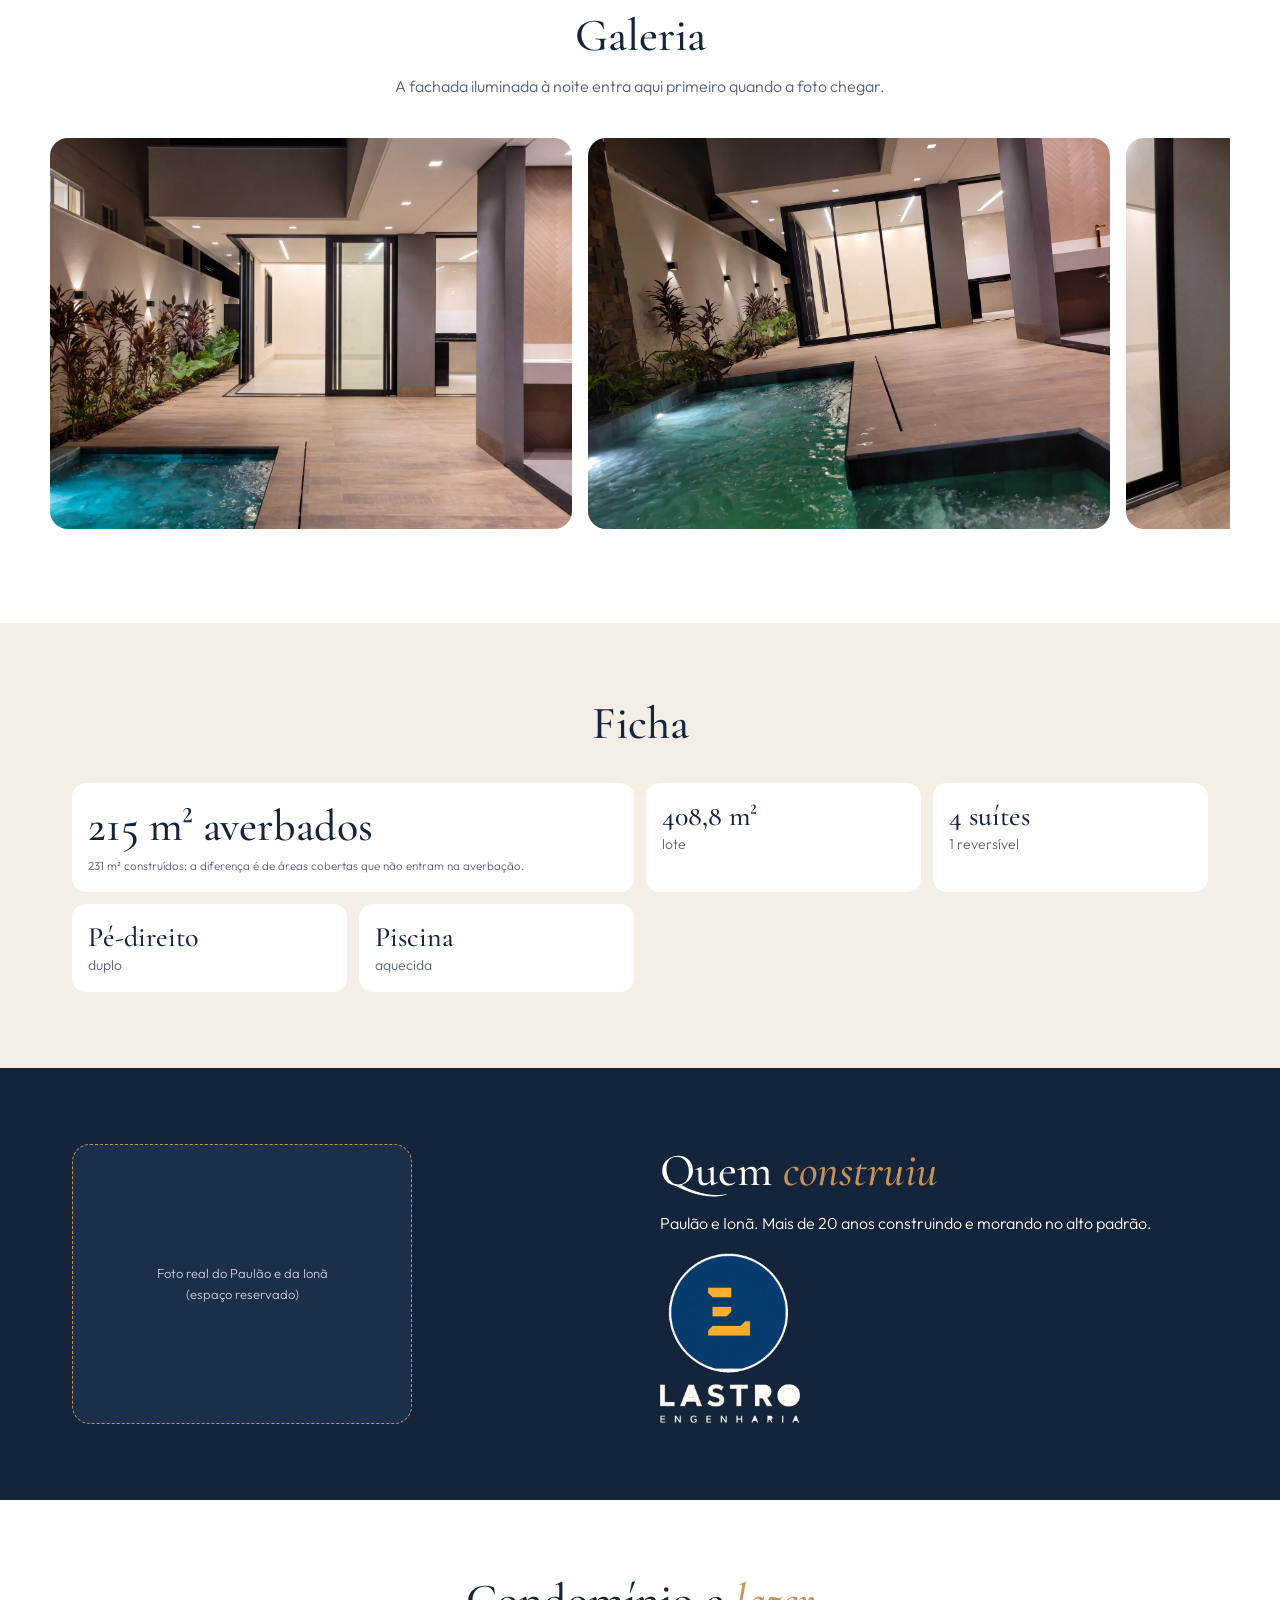
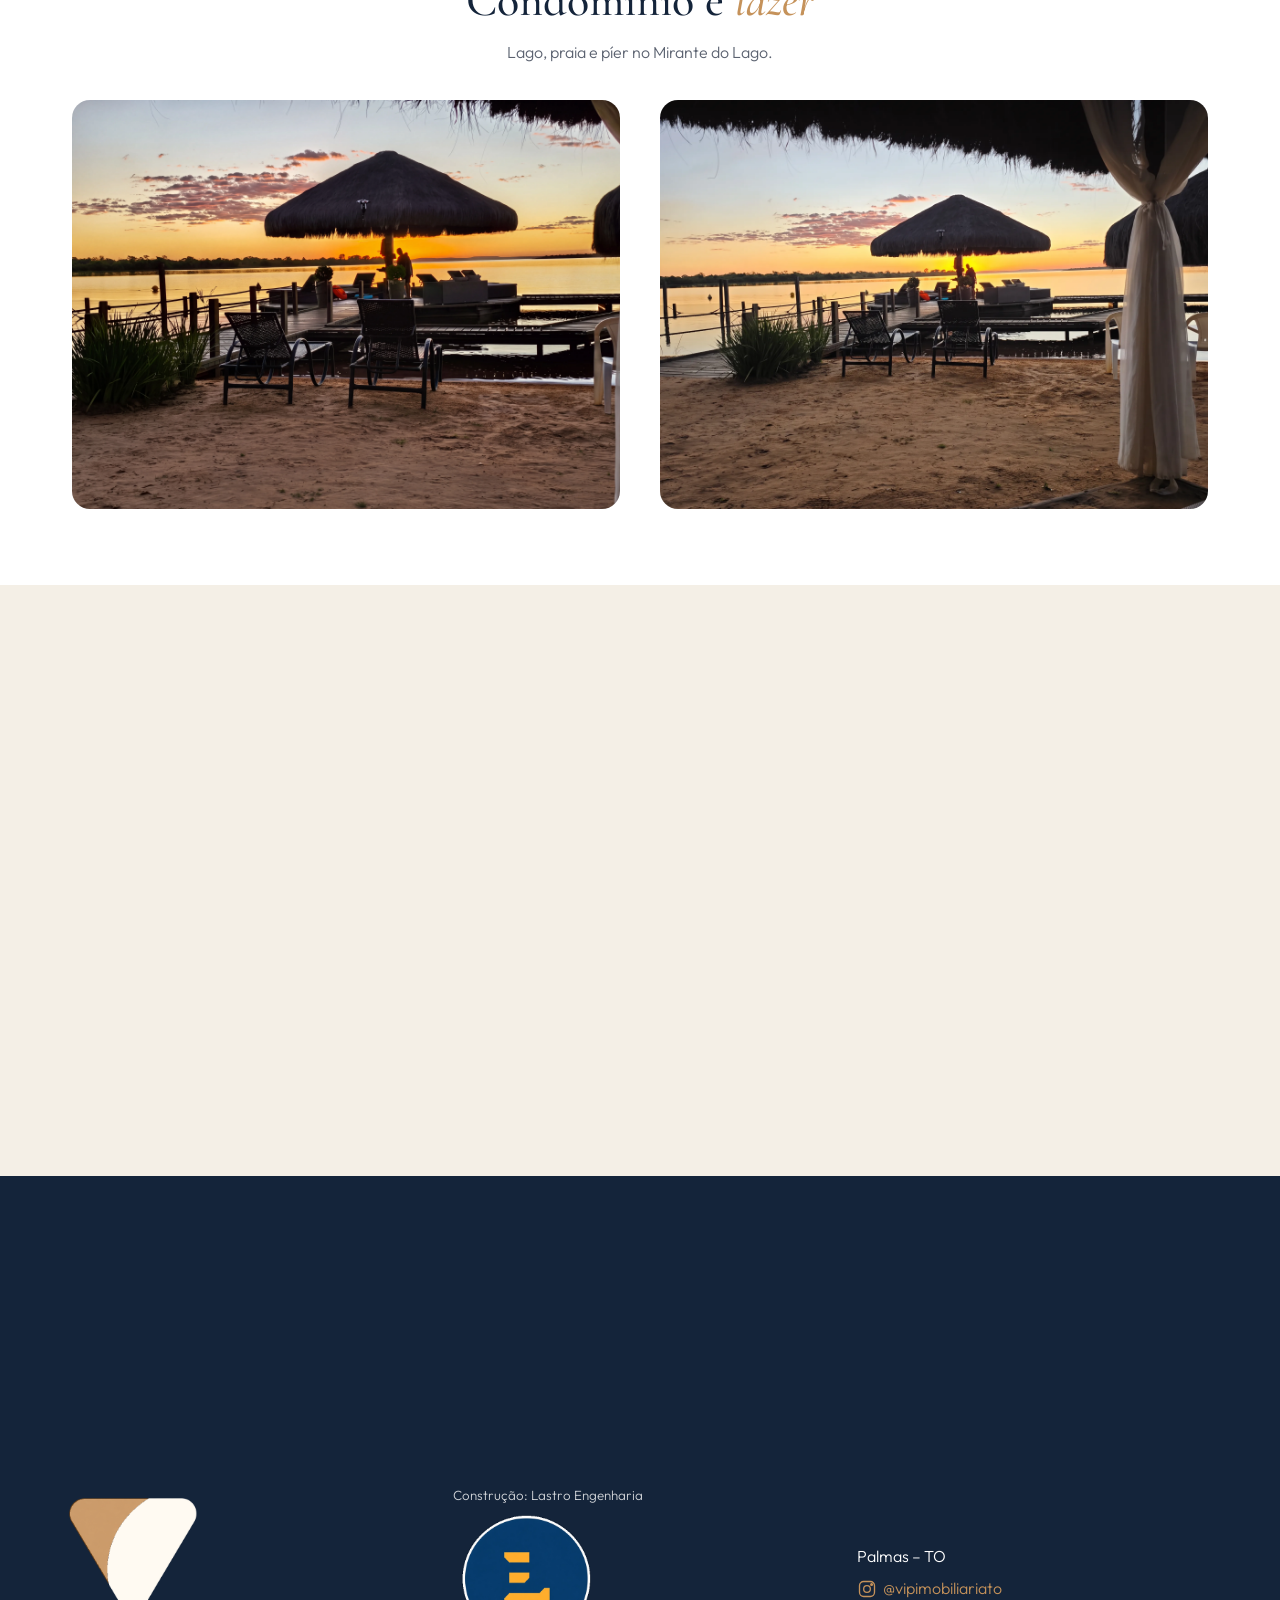
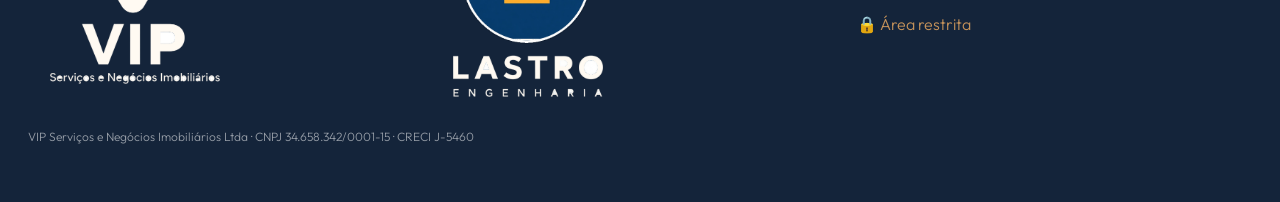
<file: imovel.html>
<!doctype html><html lang="pt-BR"><head><meta charset="utf-8"><meta name="viewport" content="width=device-width,initial-scale=1"><title>Imóvel · VIP Imóveis · Palmas – TO</title><link rel="icon" type="image/png" href="img/favicon.png">
<link rel="stylesheet" href="css/site.css"><script src="js/config.js"></script><script src="js/tracking.js"></script><script src="js/lead-adapter.js"></script><script src="js/common.js"></script></head><body data-pagina="este imóvel" class=""><div id="pg" class="page-top"></div><section class="band-white"><div class="wrap form-grid"><h2 class="rv">Quer conhecer? <em>A gente mostra.</em></h2><div class="rv" id="fw"></div></div></section>
<script>getImoveis().then(l=>{const id=new URLSearchParams(location.search).get('id');const i=l.find(x=>x.id===id)||l[0];if(i.id==='casa-pitangueira'&&!id)return location.replace('casa-pitangueira.html');document.title=i.titulo+' · VIP Imóveis';setWpp(i.titulo);
const fotos=i.fotos.length?i.fotos.map(f=>`<img src="${f}" alt="${i.titulo}" loading="lazy">`).join(''):'<div class="card vaga"><div class="ph"><span>Fotos em breve</span></div></div>';
pg.innerHTML=(i.status==='vendido'?'<div class="vendida-faixa">VENDIDA</div>':'')+`<section class="band-sand"><div class="wrap"><p class="rv" style="letter-spacing:.2em;font-size:12px;color:var(--bronze);text-transform:uppercase">${i.local==='rua'?'Casa de rua':i.condominio} · Palmas – TO</p><h1 class="rv">${i.titulo}</h1></div>
<div class="carousel gal wide" data-carousel><div class="track">${fotos}</div><div class="dots"></div></div>
<div class="wrap"><div class="ficha" data-stagger style="margin-top:20px"><div class="big rv"><b>${fmtM2(i.area_averbada)} averbados</b><small>${fmtM2(i.area_construida)} construídos</small></div><div class="rv"><b>${i.suites}</b>suítes</div><div class="rv"><b>${fmtM2(i.lote)}</b>lote</div><div class="rv"><b>${i.tipo}</b>tipo</div></div>
<p class="rv" style="margin-top:22px">${i.descricao||''}</p><p class="rv" style="color:var(--ink-soft)">Localização: ${i.local==='rua'?'Palmas – TO':'Condomínio '+i.condominio+', Palmas – TO'}. O endereço exato a gente passa no atendimento.</p><p class="nota rv">O valor sai no WhatsApp, dito por uma pessoa.</p></div></section>`;
fw.innerHTML=formHTML(i.id);bindForm();carousels();reveal()})</script></body></html>
</file>
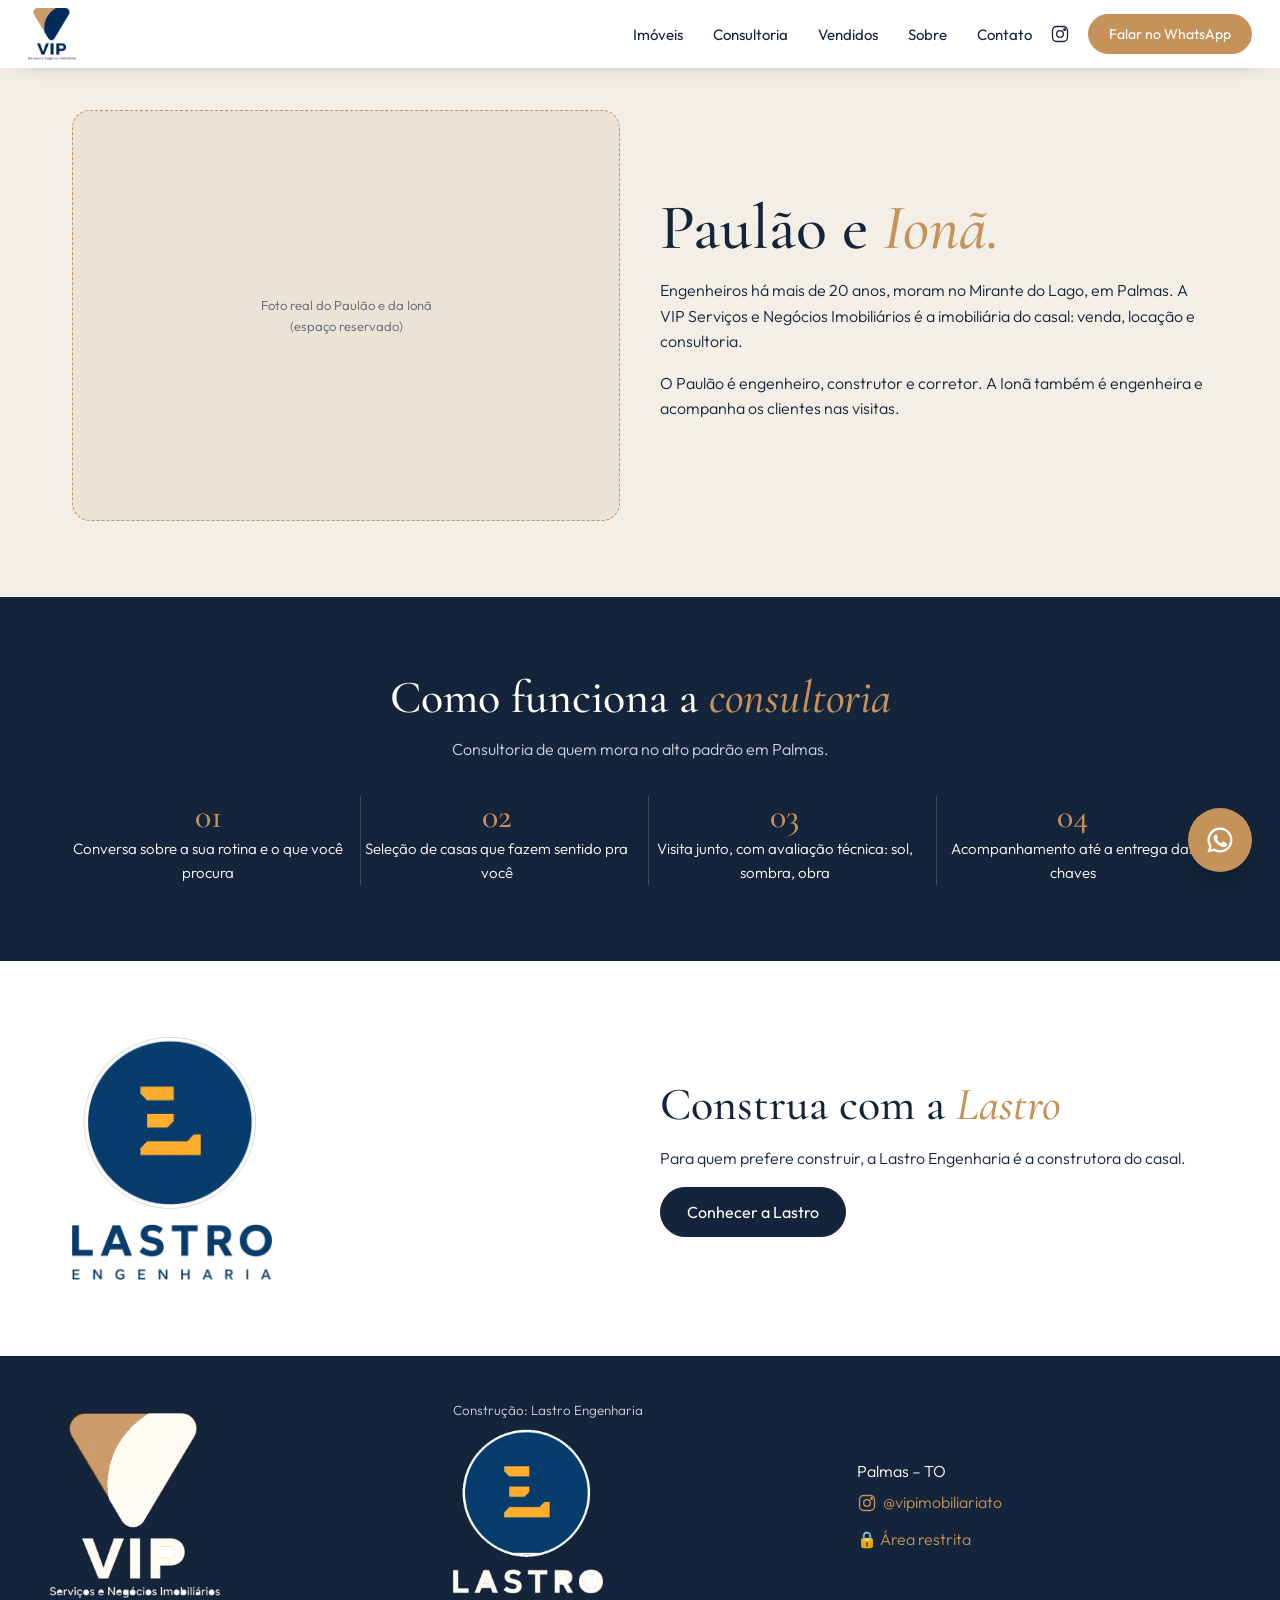
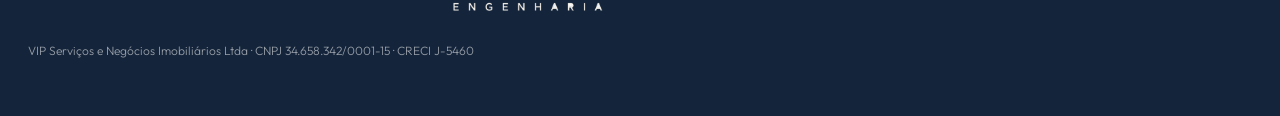
<file: sobre.html>
<!doctype html><html lang="pt-BR"><head><meta charset="utf-8"><meta name="viewport" content="width=device-width,initial-scale=1"><title>Sobre e Consultoria · VIP Imóveis · Palmas – TO</title><link rel="icon" type="image/png" href="img/favicon.png">
<link rel="stylesheet" href="css/site.css"><script src="js/config.js"></script><script src="js/tracking.js"></script><script src="js/lead-adapter.js"></script><script src="js/common.js"></script></head><body data-pagina="a consultoria da VIP" class=""><section class="band-sand page-top"><div class="wrap split" data-stagger><div class="ph-pessoa rv" style="width:100%;border-radius:18px;aspect-ratio:4/3">Foto real do Paulão e da Ionã<br>(espaço reservado)</div><div><h1 class="rv">Paulão e <em>Ionã.</em></h1><p class="rv">Engenheiros há mais de 20 anos, moram no Mirante do Lago, em Palmas. A VIP Serviços e Negócios Imobiliários é a imobiliária do casal: venda, locação e consultoria.</p><p class="rv">O Paulão é engenheiro, construtor e corretor. A Ionã também é engenheira e acompanha os clientes nas visitas.</p></div></div></section>
<section class="band-navy" id="consultoria"><div class="wrap"><div class="sec-title rv"><h2>Como funciona a <em>consultoria</em></h2><p style="color:#cfd6e0">Consultoria de quem mora no alto padrão em Palmas.</p></div><div class="icons" data-stagger><div class="rv"><b style="font:500 34px Cormorant Garamond;color:var(--bronze)">01</b><p>Conversa sobre a sua rotina e o que você procura</p></div><div class="rv"><b style="font:500 34px Cormorant Garamond;color:var(--bronze)">02</b><p>Seleção de casas que fazem sentido pra você</p></div><div class="rv"><b style="font:500 34px Cormorant Garamond;color:var(--bronze)">03</b><p>Visita junto, com avaliação técnica: sol, sombra, obra</p></div><div class="rv"><b style="font:500 34px Cormorant Garamond;color:var(--bronze)">04</b><p>Acompanhamento até a entrega das chaves</p></div></div></div></section>
<section class="band-white" id="lastro"><div class="wrap split" data-stagger><img class="rv" src="img/lastro-full.png" alt="Lastro Engenharia" style="width:200px"><div><h2 class="rv">Construa com a <em>Lastro</em></h2><p class="rv">Para quem prefere construir, a Lastro Engenharia é a construtora do casal.</p><a class="btn navy rv" href="https://instagram.com/lastroengenhariato" target="_blank">Conhecer a Lastro</a></div></div></section></body></html>
</file>
<file: css/site.css>
/* VIP Imóveis — comando Picsart/Aura v1 (14/10/2026). Mobile-first 390 → desktop 1440 */
@import url('https://fonts.googleapis.com/css2?family=Cormorant+Garamond:ital,wght@0,500;0,600;1,500;1,600&family=Outfit:wght@300;400;500&display=swap');
:root{--navy:#14243A;--navy-2:#1B2F4A;--sand:#F4EFE6;--sand-2:#EBE3D5;--bronze:#C5925A;--bronze-d:#A9773F;--white:#fff;--ink:#14243A;--ink-soft:#5B6270;--line:#E2D8C7;--r:18px;--ease:cubic-bezier(.2,.7,.2,1);--sh:0 20px 40px -28px rgba(20,36,58,.5)}
*{box-sizing:border-box}html{scroll-behavior:smooth}@media (prefers-reduced-motion:reduce){html{scroll-behavior:auto}}
body{margin:0;font:300 16px/1.6 "Outfit",system-ui,sans-serif;color:var(--ink);background:var(--sand);-webkit-font-smoothing:antialiased}
h1,h2,h3{font-family:"Cormorant Garamond",Georgia,serif;font-weight:500;line-height:1.08;margin:0 0 14px}h1{font-size:46px}h2{font-size:40px}h3{font-size:22px;font-weight:600}
h1 em,h2 em{font-style:italic;color:var(--bronze)}.hero h1 em{color:#fff}
a{color:inherit}img{max-width:100%;display:block}button{font:inherit}
.wrap{max-width:1180px;margin:0 auto;padding:0 22px}
.btn{display:inline-flex;align-items:center;justify-content:center;gap:8px;padding:14px 26px;border-radius:999px;background:var(--bronze);color:#fff;border:1px solid var(--bronze);font:400 16px "Outfit",sans-serif;text-decoration:none;cursor:pointer;transition:background .25s,transform .25s var(--ease)}
.btn:hover{background:var(--bronze-d)}.btn.out{background:transparent;border-color:var(--bronze);color:#fff}.btn.navy{background:var(--navy);border-color:var(--navy)}
/* Header: transparente sobre o hero, sólido ao rolar */
header{position:fixed;inset:0 0 auto;z-index:50;display:flex;align-items:center;gap:18px;padding:14px 22px;transition:background .35s,box-shadow .35s,padding .35s;color:#fff}
header.scrolled{background:rgba(255,255,255,.97);color:var(--navy);box-shadow:0 6px 24px -18px rgba(20,36,58,.6);padding:8px 22px;backdrop-filter:blur(8px)}
.brand{margin-right:auto;display:block}.brand img{height:62px;width:auto;transition:height .35s}header.scrolled .brand img{height:46px}
.lg-dark{display:none}header.scrolled .lg-dark,body.menu-open .lg-dark{display:block}header.scrolled .lg-light,body.menu-open .lg-light{display:none}
nav{display:none}.ig,.hd-wpp{display:none}
#burger{width:42px;height:42px;border:0;background:none;display:grid;place-content:center;gap:6px;cursor:pointer;color:inherit;z-index:2}
#burger span{display:block;width:26px;height:1.6px;background:currentColor;transition:transform .3s,opacity .3s}
body.menu-open #burger span:nth-child(1){transform:translateY(7.6px) rotate(45deg)}body.menu-open #burger span:nth-child(2){opacity:0}body.menu-open #burger span:nth-child(3){transform:translateY(-7.6px) rotate(-45deg)}
body.menu-open header{background:#fff;color:var(--navy)}
body.menu-open nav{display:flex;position:fixed;inset:0;background:#fff;flex-direction:column;padding:110px 28px 40px;z-index:1;animation:fade .3s}
nav a{color:var(--navy);text-decoration:none;font-family:"Cormorant Garamond",serif;font-size:32px;padding:10px 0;border-bottom:1px solid var(--line)}nav .nav-wpp{margin-top:24px;font:400 16px Outfit;color:#fff;border:0}
@keyframes fade{from{opacity:0}to{opacity:1}}
/* Hero com vídeo + poster */
.hero{position:relative;min-height:min(100svh,860px);display:flex;flex-direction:column;justify-content:flex-end;color:#fff;overflow:hidden;background:var(--navy)}
.hero video,.hero .poster{position:absolute;inset:0;width:100%;height:100%;object-fit:cover}.hero video.no-video{display:none}
.hero:after{content:"";position:absolute;inset:0;background:linear-gradient(180deg,rgba(20,36,58,.45) 0%,rgba(20,36,58,0) 30%,rgba(20,36,58,.25) 55%,rgba(20,36,58,.88) 100%)}
.hero-in{position:relative;z-index:1;padding:0 22px 30px}.hero h1{font-size:50px;margin-bottom:10px}.hero p.sub{font-size:19px;margin:0 0 24px;max-width:22ch}
.hero .btns{display:grid;gap:12px}
.busca{position:relative;z-index:2;margin:0 22px 28px;background:#fff;color:var(--navy);border-radius:var(--r);padding:20px;box-shadow:var(--sh);display:grid;gap:10px}
.busca h3{font-weight:500;margin:0 0 4px;font-size:24px}
/* Dropdown estilizado */
.dd{position:relative}.dd-btn{width:100%;display:flex;justify-content:space-between;align-items:center;gap:8px;padding:13px 16px;background:#fff;border:1px solid var(--line);border-radius:12px;color:var(--navy);cursor:pointer;text-align:left}
.dd-btn:after{content:"";width:8px;height:8px;border-right:1.5px solid currentColor;border-bottom:1.5px solid currentColor;transform:rotate(45deg) translateY(-3px);transition:transform .25s}
.dd.open .dd-btn:after{transform:rotate(-135deg)}.dd-l{font-size:15px}.dd-v{margin-left:auto;color:var(--ink-soft);font-size:13px}
.dd-list{display:none;position:absolute;left:0;right:0;top:calc(100% + 6px);background:#fff;border:1px solid var(--line);border-radius:12px;list-style:none;margin:0;padding:6px;z-index:10;box-shadow:var(--sh)}
.dd.open .dd-list{display:block;animation:fade .2s}.dd-list li{padding:10px 12px;border-radius:8px;cursor:pointer}.dd-list li:hover{background:var(--sand)}
/* Seções e faixas alternadas */
section{padding:76px 0}.band-white{background:#fff}.band-sand{background:var(--sand)}.band-navy{background:var(--navy);color:#fff}.band-navy h2 em{color:var(--bronze)}
.sec-title{text-align:center;margin-bottom:34px}.sec-title.rule h2{display:flex;align-items:center;gap:22px;justify-content:center}.sec-title.rule h2:before,.sec-title.rule h2:after{content:"";height:1px;background:var(--bronze);flex:0 1 160px;opacity:.7}
.sec-title p{color:var(--ink-soft);margin:0}.nota{text-align:center;color:var(--ink-soft);font-size:14px;margin-top:22px}
/* Carrossel */
.carousel{position:relative}.track{display:grid;grid-auto-flow:column;grid-auto-columns:78%;gap:16px;overflow-x:auto;scroll-snap-type:x mandatory;padding:4px 22px 18px;scroll-padding:22px;scrollbar-width:none}.track::-webkit-scrollbar{display:none}
.track>*{scroll-snap-align:start}.dots{display:flex;justify-content:center;gap:8px}.dots button{width:7px;height:7px;border-radius:50%;border:0;background:var(--line);padding:0;cursor:pointer;transition:background .25s,width .25s}.dots button.on{background:var(--bronze);width:20px;border-radius:4px}
.arr{display:none}
/* Cartões */
.card{position:relative;display:block;background:#fff;border-radius:var(--r);overflow:hidden;text-decoration:none;box-shadow:var(--sh);transition:transform .4s var(--ease),box-shadow .4s}.card:hover{transform:translateY(-4px)}
.card .ph{aspect-ratio:4/3;background:var(--sand-2);display:grid;place-items:center;color:var(--ink-soft);font-size:14px;overflow:hidden}.card .ph img{width:100%;height:100%;object-fit:cover;transition:transform .8s var(--ease)}.card:hover .ph img{transform:scale(1.04)}
.card .info{padding:16px 18px 20px}.card h3{margin:0 0 8px;white-space:normal}.card .meta{display:flex;flex-wrap:wrap;gap:4px 14px;font-size:14px;color:var(--ink-soft)}.card .meta span{white-space:nowrap}
.selo{position:absolute;top:14px;left:14px;z-index:1;background:var(--bronze);color:#fff;font-size:12px;padding:5px 12px;border-radius:6px}.selo.vend{left:auto;right:14px;background:var(--navy);letter-spacing:.06em}
.card.vaga .ph{background:repeating-linear-gradient(135deg,var(--sand),var(--sand) 12px,var(--sand-2) 12px,var(--sand-2) 24px)}
/* Quem é o Paulão */
.paulao{display:grid;gap:26px;justify-items:center;text-align:center}.ph-pessoa{width:220px;aspect-ratio:1;border-radius:50%;background:var(--sand-2);display:grid;place-items:center;color:var(--ink-soft);font-size:13px;border:1px dashed var(--bronze);text-align:center;padding:20px}
.paulao p{max-width:44ch;color:var(--ink-soft);font-size:17px}
/* Ícones */
.icons{display:grid;grid-template-columns:1fr 1fr;gap:30px 16px;text-align:center}.icons svg{width:52px;height:52px;stroke:var(--bronze);fill:none;stroke-width:1.3;margin:0 auto 10px}.icons p{margin:0;font-size:15px}
/* Vendidos */
.vendido{display:grid;gap:22px}.vendido .foto{position:relative;border-radius:var(--r);overflow:hidden;aspect-ratio:16/10}.vendido .foto img{width:100%;height:100%;object-fit:cover}.vendido .meta{color:var(--ink-soft);display:flex;gap:14px;flex-wrap:wrap}
/* Formulário */
.form-grid{display:grid;gap:26px}.lead-form{display:grid;gap:12px}.lead-form input[type=text],.lead-form input:not([type]),.lead-form input[type=tel],.lead-form input[type=email]{width:100%;padding:16px 18px;border:1px solid var(--line);border-radius:12px;background:#fff;font:300 16px Outfit;color:var(--navy)}
.pills{border:0;padding:0;margin:0;display:grid;grid-template-columns:1fr 1fr;gap:10px}.pills legend{font-size:14px;color:var(--ink-soft);margin-bottom:8px}.pills input{position:absolute;opacity:0}.pills span{display:block;text-align:center;padding:12px;border:1px solid var(--line);border-radius:999px;background:var(--sand);cursor:pointer;transition:all .2s}
.pills input:checked+span{background:var(--navy);color:#fff;border-color:var(--navy)}.pills input:focus-visible+span{outline:2px solid var(--bronze)}
.lgpd{display:flex;gap:10px;align-items:flex-start;font-size:13px;color:var(--ink-soft)}.lgpd input{margin-top:3px;accent-color:var(--bronze)}.err{color:#a33;font-size:14px;margin:0}.ok{background:#fff;border-left:3px solid var(--bronze);padding:18px;border-radius:12px}
/* Instagram */
.ig-strip{display:grid;grid-template-columns:repeat(4,72%);overflow-x:auto;gap:12px;scroll-snap-type:x mandatory;padding:0 22px 6px;scrollbar-width:none}.ig-strip a{scroll-snap-align:start;border-radius:14px;overflow:hidden;aspect-ratio:1}.ig-strip img{width:100%;height:100%;object-fit:cover}
/* Rodapé */
.ft{background:var(--navy);color:#fff;padding:52px 22px 110px;text-align:center}.ft-in{display:grid;gap:30px;justify-items:center;max-width:1180px;margin:0 auto}.ft-logo img{width:170px}.ft-lastro small{display:block;opacity:.8;margin-bottom:8px}.ft-lastro img{width:150px;margin:0 auto}
.ft-info p{margin:6px 0}.ft-info a{text-decoration:none;color:var(--bronze);display:inline-flex;gap:6px;align-items:center}.ft-legal{opacity:.55;font-size:12px;margin-top:30px}
/* WhatsApp flutuante */
.wpp{position:fixed;left:14px;right:14px;bottom:12px;z-index:40;display:flex;justify-content:center;align-items:center;gap:10px;padding:15px;background:var(--bronze);color:#fff;border-radius:16px;text-decoration:none;font-size:18px;box-shadow:0 14px 30px -14px rgba(0,0,0,.5)}
/* Página imóvel / premium */
.page-top{padding-top:110px}.gal .track{grid-auto-columns:86%}.gal img{border-radius:var(--r);aspect-ratio:4/3;object-fit:cover;width:100%}
.ficha{display:grid;grid-template-columns:1fr 1fr;gap:12px}.ficha div{background:#fff;border-radius:14px;padding:16px;font-size:14px;color:var(--ink-soft)}.ficha b{display:block;font:500 28px "Cormorant Garamond",serif;color:var(--navy)}
.ficha .big{grid-column:1/-1}.ficha .big b{font-size:44px}.ficha small{display:block;margin-top:4px}
.vendida-faixa{position:relative;z-index:2;background:var(--navy);color:#fff;text-align:center;padding:10px;letter-spacing:.2em;font-size:13px}
.cards-tec .card .ph{aspect-ratio:4/5}.cards-tec .info p{margin:0;color:var(--ink-soft);font-size:14px}.ic-sm{width:28px;height:28px;stroke:var(--bronze);fill:none;stroke-width:1.4;margin-bottom:6px}
.filtros{display:grid;grid-template-columns:1fr 1fr;gap:10px;margin-bottom:26px}
.login{min-height:100svh;display:grid;place-items:center;background:var(--sand);padding:110px 22px 40px}.login form{background:#fff;border-radius:20px;padding:30px;width:100%;max-width:380px;display:grid;gap:12px;box-shadow:var(--sh)}
.login input{padding:15px;border:1px solid var(--line);border-radius:12px;font:300 16px Outfit}
/* Reveal (fade suave, sem pular nem girar) */
.rv{opacity:0;transform:translateY(18px);transition:opacity .8s var(--ease),transform .8s var(--ease)}.rv.in{opacity:1;transform:none}
@media (prefers-reduced-motion:reduce){.rv{opacity:1;transform:none;transition:none}.card,.card .ph img{transition:none}}
/* ===== Desktop 1440 ===== */
@media (min-width:960px){
 h1{font-size:64px}h2{font-size:46px}header,header.scrolled{padding-left:max(28px,calc(50vw - 640px));padding-right:max(28px,calc(50vw - 640px))}
 #burger{display:none}nav{display:flex;gap:30px;align-items:center}nav a{font:400 15px Outfit;border:0;padding:0;color:inherit}nav .nav-wpp{display:none}.ig{display:inline-flex}.hd-wpp{display:inline-flex;padding:10px 20px;font-size:14px}
 .brand img{height:78px}header.scrolled .brand img{height:52px}
 .hero{min-height:720px;justify-content:center;overflow:visible}.hero-in{max-width:1180px;margin:0 auto;width:100%;padding:150px 22px 150px}.hero h1{font-size:72px}.hero .btns{display:flex}
 .hero:after{background:linear-gradient(90deg,rgba(20,36,58,.75) 0%,rgba(20,36,58,.25) 55%,rgba(20,36,58,.1) 100%),linear-gradient(180deg,rgba(20,36,58,.4),transparent 25%)}
 .busca{position:absolute;left:0;right:0;bottom:-44px;width:min(1000px,calc(100% - 44px));margin:0 auto;grid-template-columns:1fr 1fr 1fr auto;align-items:center;padding:16px}.busca h3{display:none}
 .hero+section{padding-top:130px}
 .track{grid-auto-columns:calc((100% - 32px)/3);padding:4px 0 18px;overflow:visible}.carousel .dots{display:none}.wide .track{max-width:1180px;margin:0 auto}
 .paulao{grid-template-columns:340px 1fr;text-align:left;justify-items:start;align-items:center;max-width:980px;margin:0 auto}.ph-pessoa{width:340px;border-radius:var(--r);aspect-ratio:4/3.3}
 .icons{grid-template-columns:repeat(4,1fr)}.icons>div+div{border-left:1px solid rgba(255,255,255,.18)}
 .vendido{grid-template-columns:1.4fr 1fr;align-items:center}
 .form-grid{grid-template-columns:1fr 2fr;align-items:start}.lead-form{grid-template-columns:1fr 1fr}.lead-form>*:nth-child(4),.lead-form .pills,.lead-form .lgpd,.lead-form .err{grid-column:1/-1}.pills{grid-template-columns:repeat(4,1fr)}.lead-form .btn{justify-self:stretch}
 .ig-strip{grid-template-columns:repeat(4,1fr);overflow:visible;max-width:1180px;margin:0 auto;padding:0 22px}
 .ft{padding:44px 28px;text-align:left}.ft-in{grid-template-columns:1fr 1fr 1fr;align-items:center;justify-items:start}.ft-lastro img{margin:0}
 .wpp{left:auto;right:28px;bottom:28px;width:64px;height:64px;border-radius:50%;padding:0}.wpp span{display:none}.wpp svg{width:30px;height:30px}
 .filtros{grid-template-columns:repeat(4,1fr)}.ficha{grid-template-columns:repeat(4,1fr)}.ficha .big{grid-column:span 2}
 .gal .track{grid-auto-columns:calc((100% - 32px)/2.2);overflow-x:auto}.cards-tec .track{overflow-x:auto;grid-auto-columns:calc((100% - 48px)/4)}
 .split{display:grid;grid-template-columns:1fr 1fr;gap:40px;align-items:center}
}
</file>
